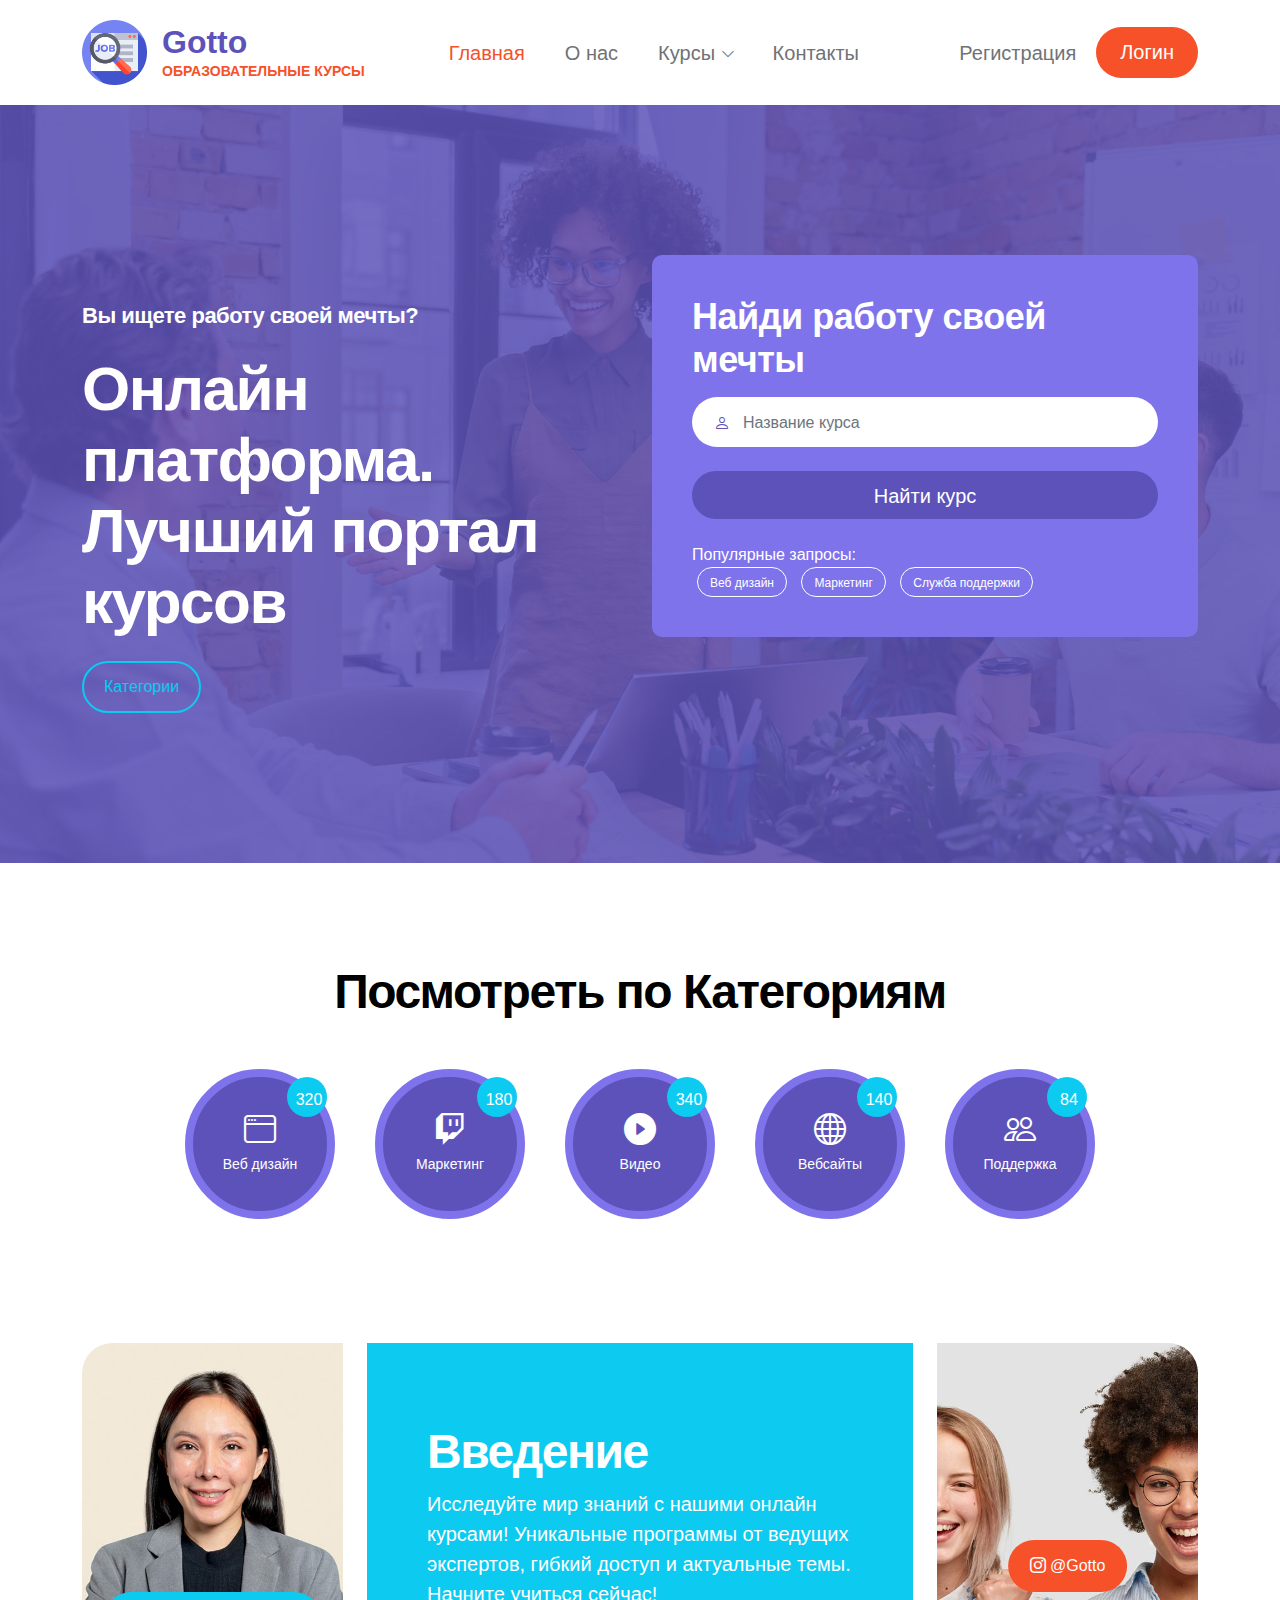
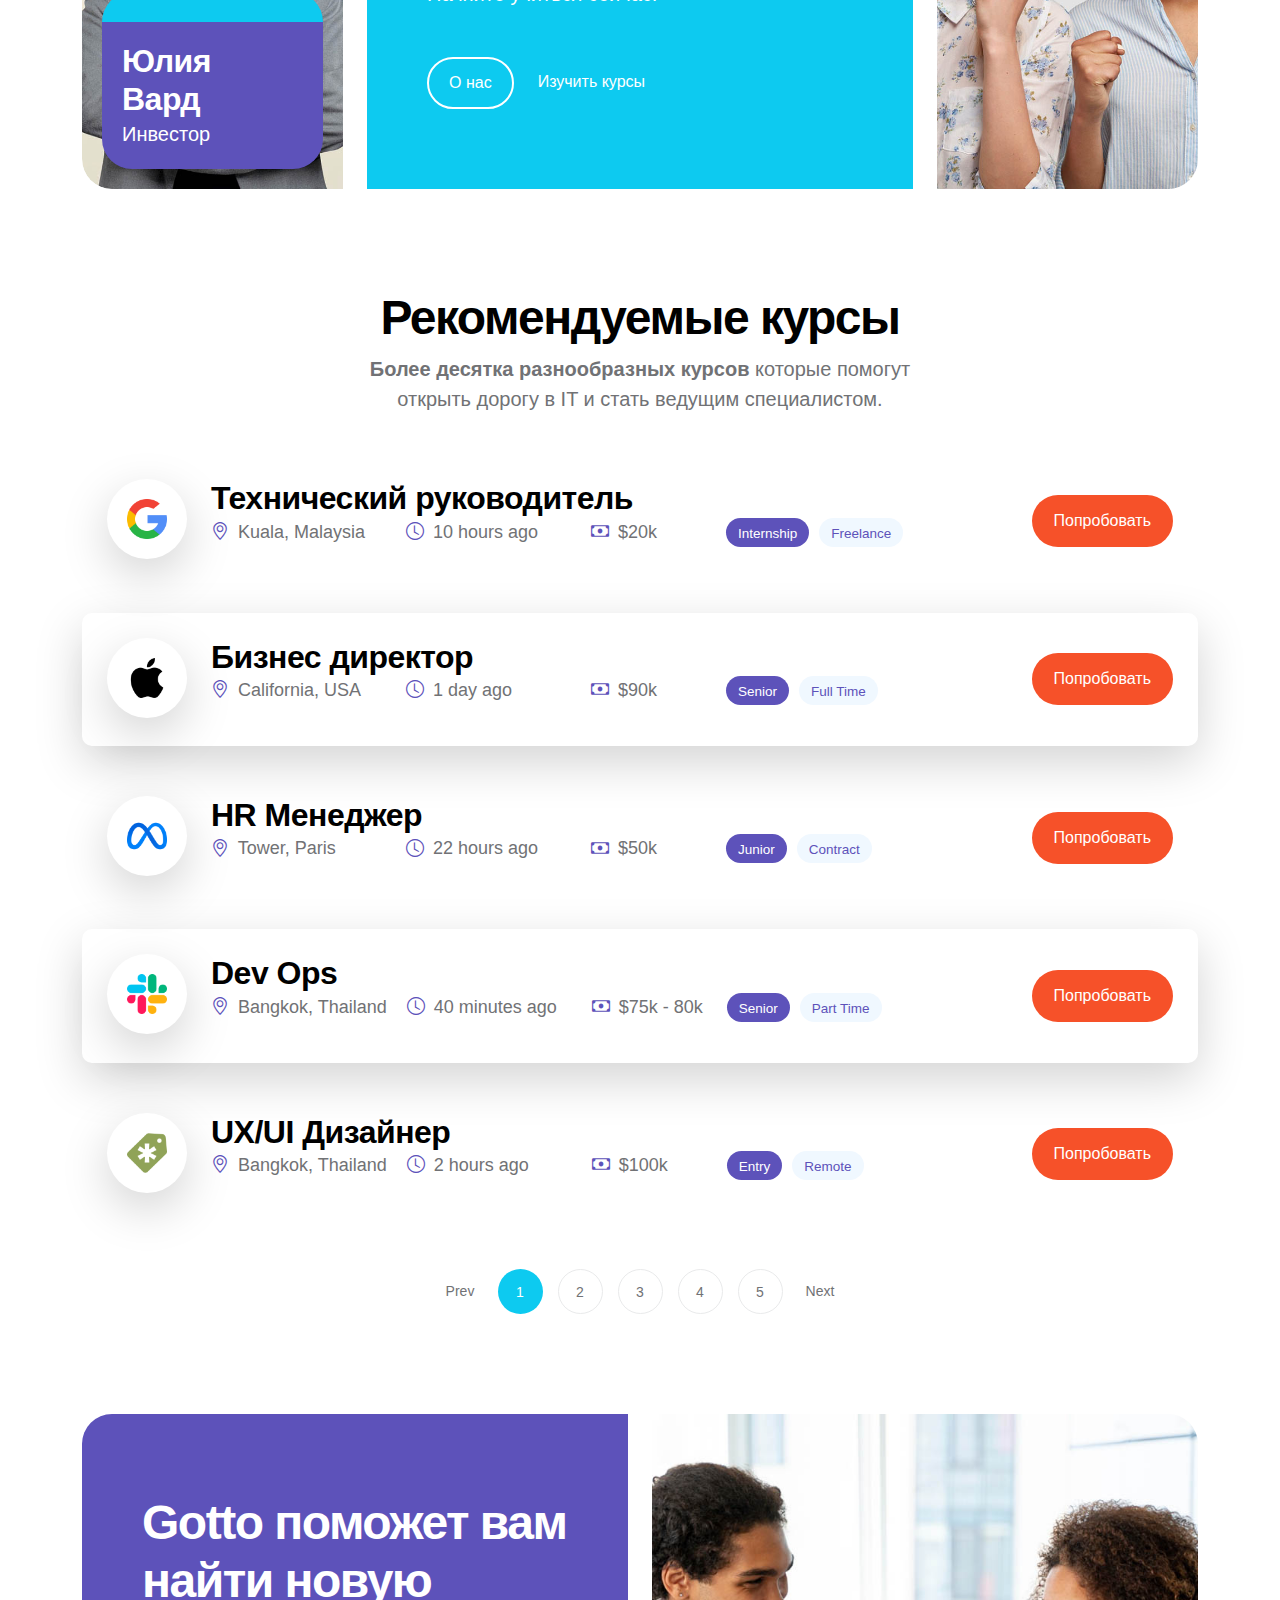
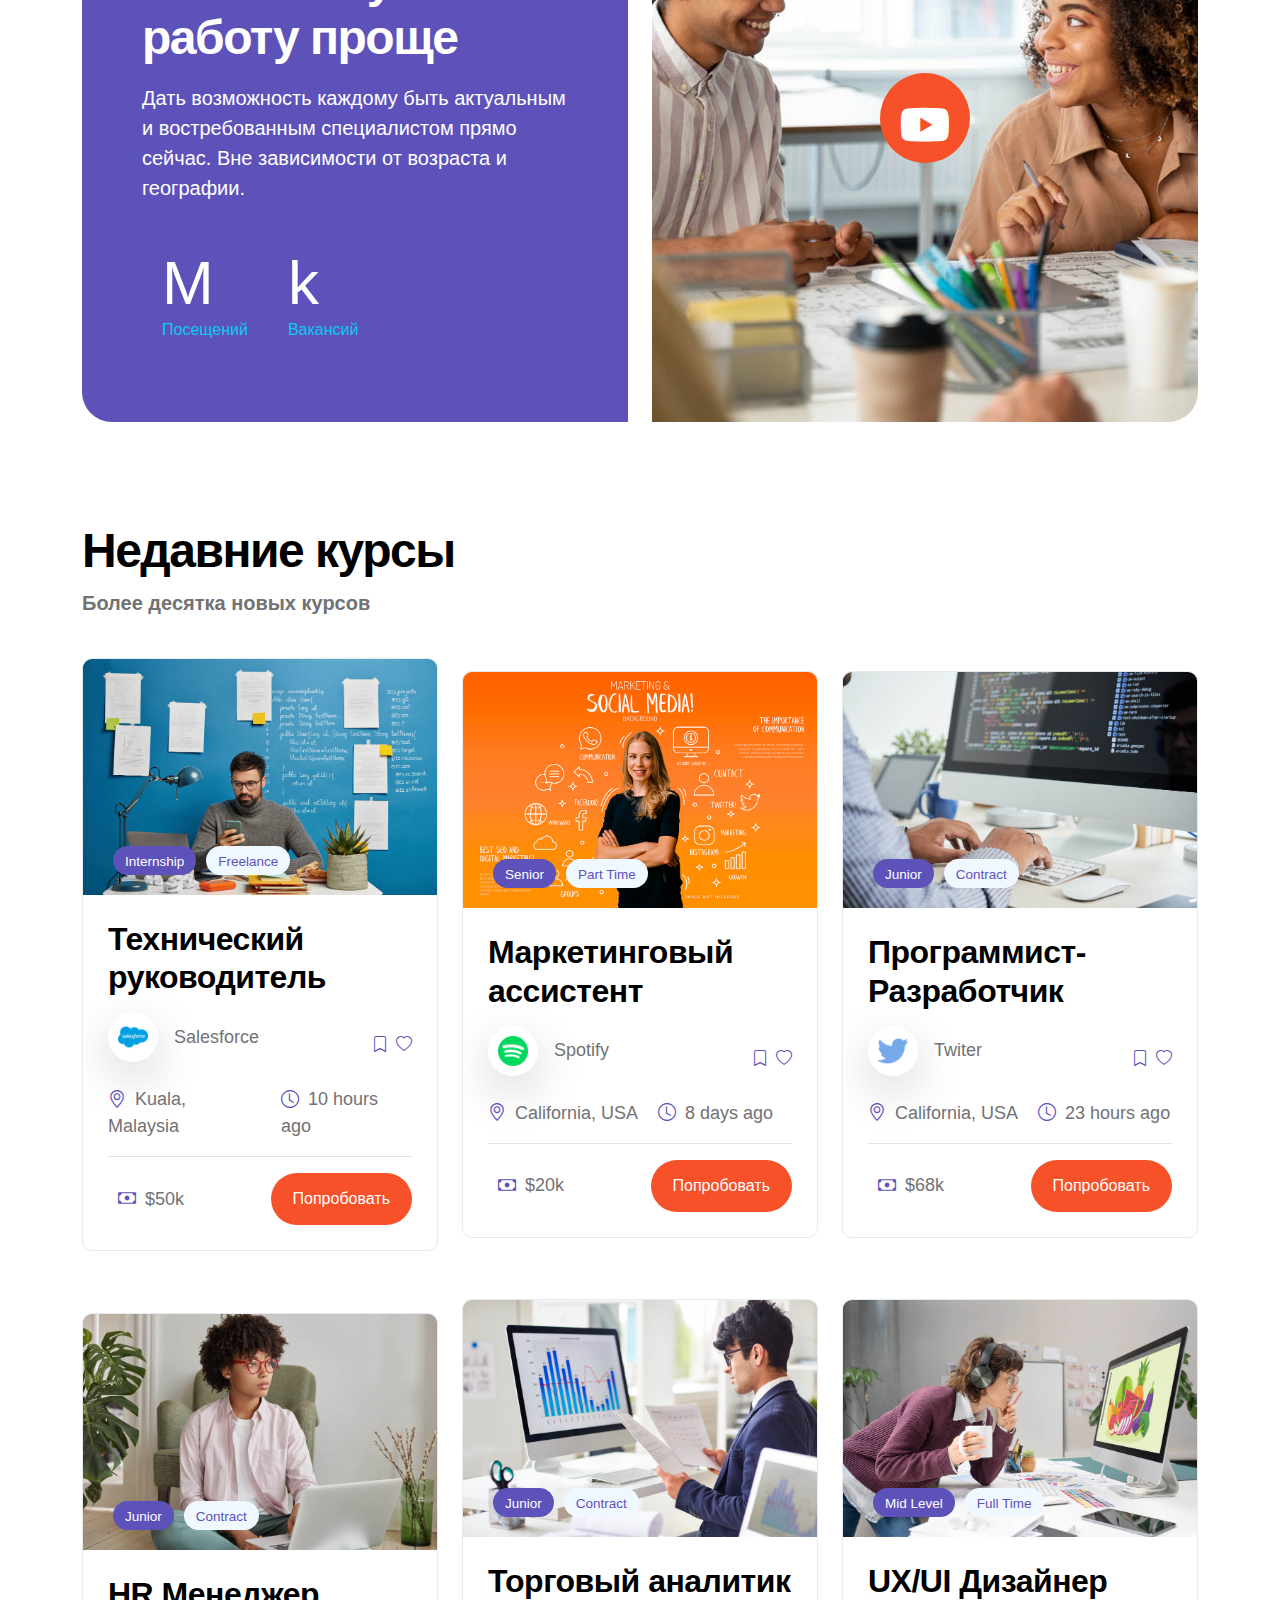
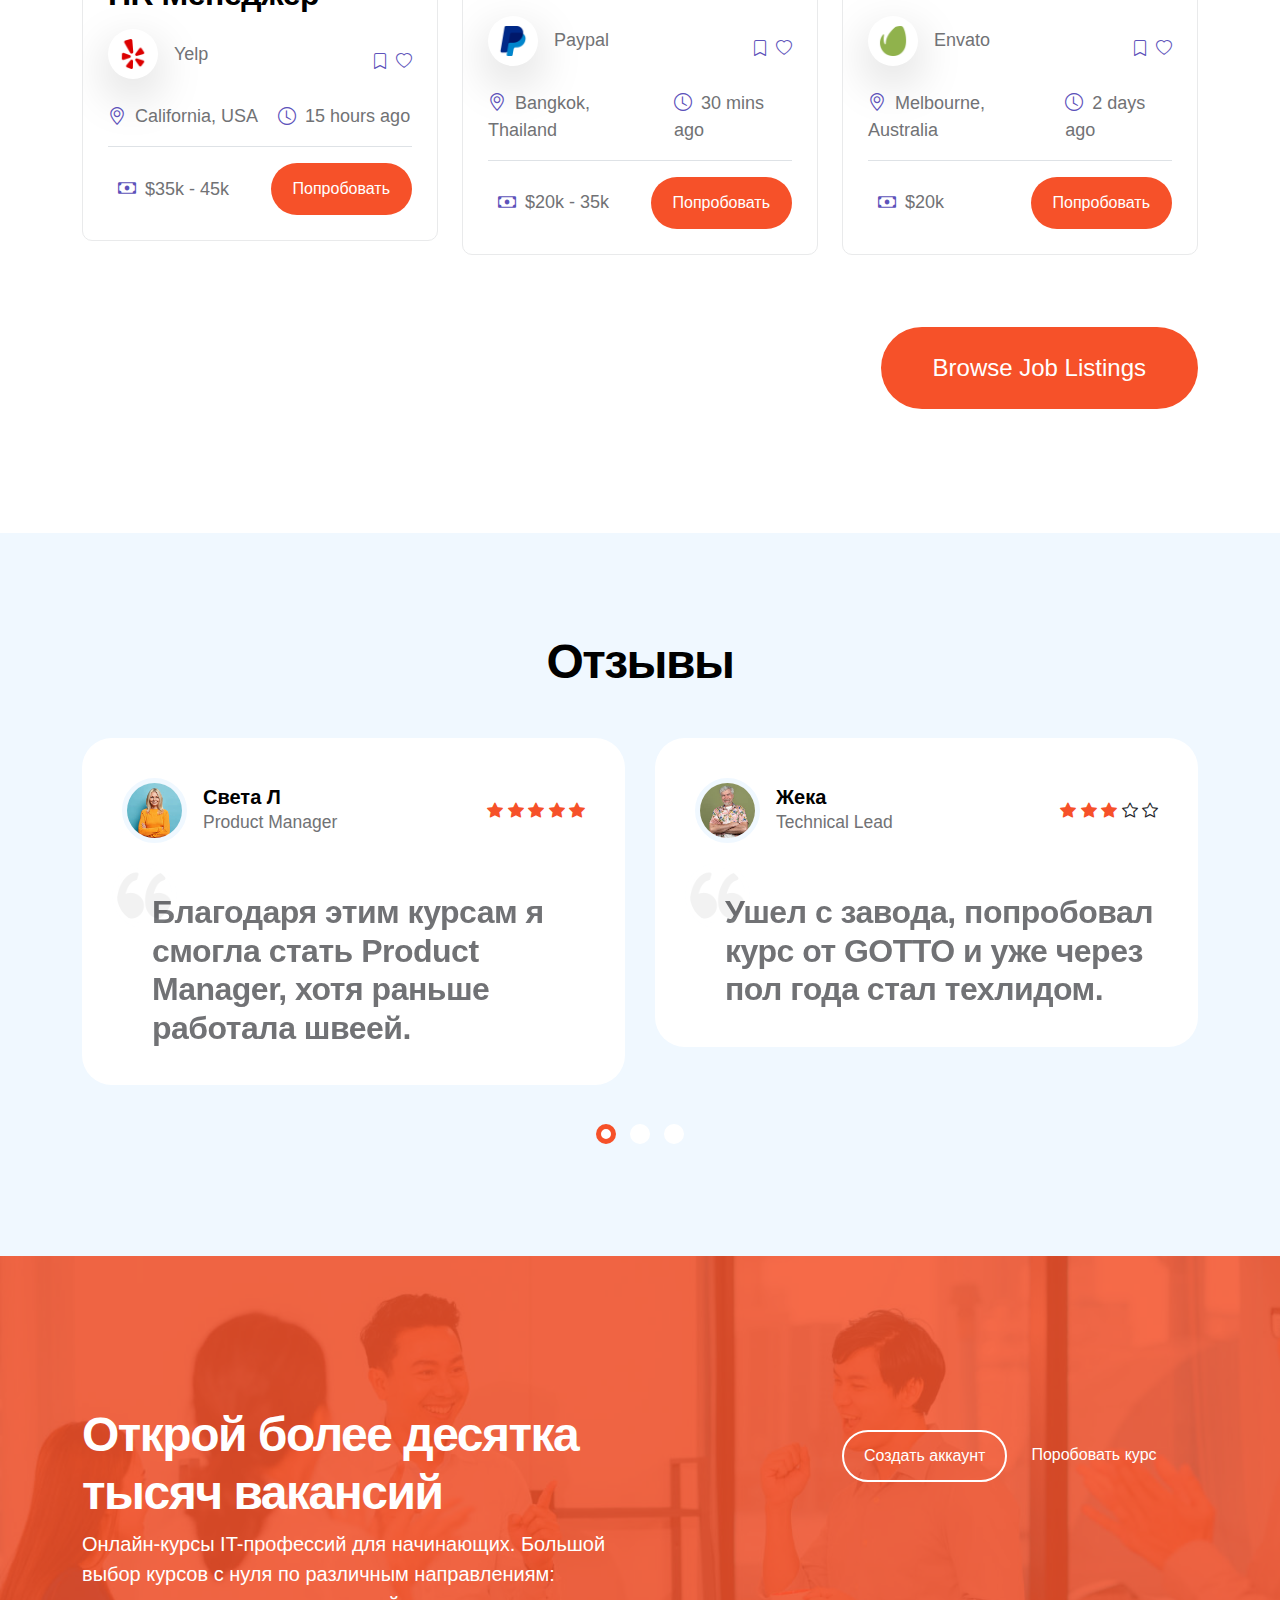
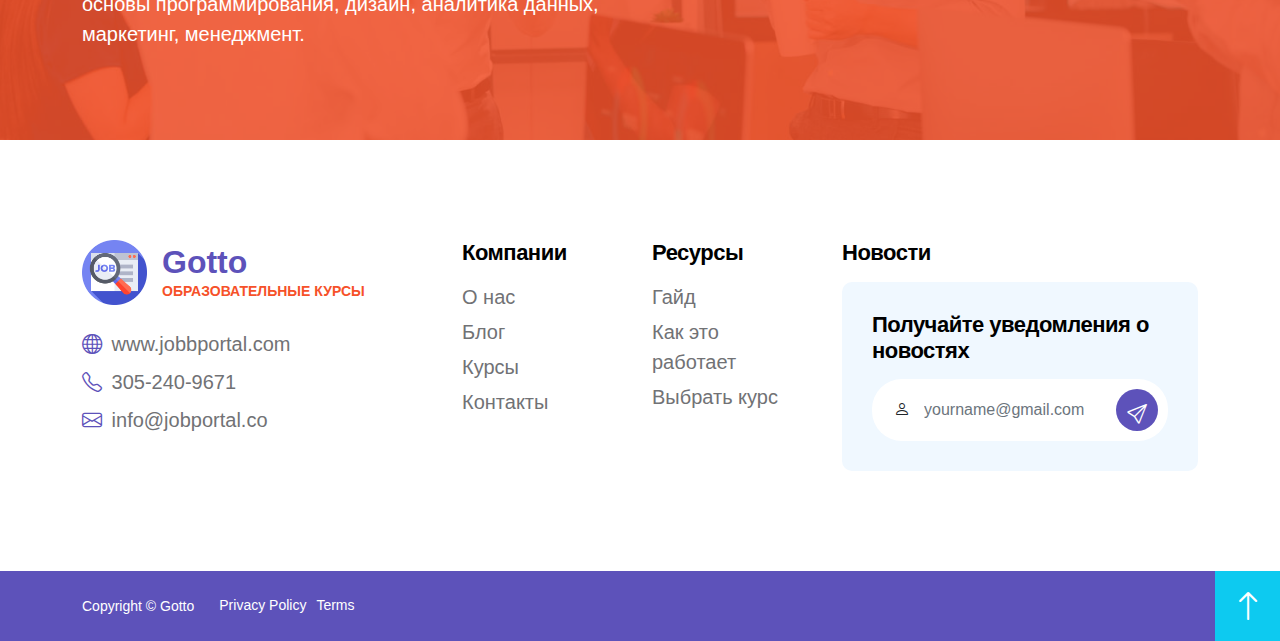
<file: maintenance/index.html>
<!doctype html>
<html lang="ru">
    <head>
        <meta charset="utf-8">
        <meta name="viewport" content="width=device-width, initial-scale=1">

        <meta name="description" content="">
        <meta name="author" content="">

        <title>Gotto Онлайн Платформа Курсов</title>

        <!-- CSS FILES -->
        <link rel="preconnect" href="https://fonts.googleapis.com">
        
        <link rel="preconnect" href="https://fonts.gstatic.com" crossorigin>

        <link href="https://fonts.googleapis.com/css2?family=League+Spartan:wght@100;300;400;600;700&display=swap" rel="stylesheet">

        <link href="css/bootstrap.min.css" rel="stylesheet">

        <link href="css/bootstrap-icons.css" rel="stylesheet">

        <link href="css/owl.carousel.min.css" rel="stylesheet">

        <link href="css/owl.theme.default.min.css" rel="stylesheet">

        <link href="css/tooplate-gotto-job.css" rel="stylesheet">
        
    </head>
    
    <body id="top">

        <nav class="navbar navbar-expand-lg">
            <div class="container">
                <a class="navbar-brand d-flex align-items-center" href="index.html">
                    <img src="images/logo.png" class="img-fluid logo-image">

                    <div class="d-flex flex-column">
                        <strong class="logo-text">Gotto</strong>
                        <small class="logo-slogan">Образовательные курсы</small>
                    </div>
                </a>

                <button class="navbar-toggler" type="button" data-bs-toggle="collapse" data-bs-target="#navbarNav" aria-controls="navbarNav" aria-expanded="false" aria-label="Toggle navigation">
                    <span class="navbar-toggler-icon"></span>
                </button>

                <div class="collapse navbar-collapse" id="navbarNav">
                    <ul class="navbar-nav align-items-center ms-lg-5">
                        <li class="nav-item">
                            <a class="nav-link active" href="index.html">Главная</a>
                        </li>

                        <li class="nav-item">
                            <a class="nav-link" href="about.html">О нас</a>
                        </li>

                        <li class="nav-item dropdown">
                            <a class="nav-link dropdown-toggle" href="#" id="navbarLightDropdownMenuLink" role="button" data-bs-toggle="dropdown" aria-expanded="false">Курсы</a>

                            <ul class="dropdown-menu dropdown-menu-light" aria-labelledby="navbarLightDropdownMenuLink">
                                <li><a class="dropdown-item" href="job-listings.html">Список курсов</a></li>

                                <li><a class="dropdown-item" href="job-details.html">Возможности курсов</a></li>
                            </ul>
                        </li>

                        <li class="nav-item">
                            <a class="nav-link" href="contact.html">Контакты</a>
                        </li>

                        <li class="nav-item ms-lg-auto">
                            <a class="nav-link" href="#">Регистрация</a>
                        </li>

                        <li class="nav-item">
                            <a class="nav-link custom-btn btn" href="#">Логин</a>
                        </li>
                    </ul>
                </div>
            </div>
        </nav>

        <main>

            <section class="hero-section d-flex justify-content-center align-items-center">
                <div class="section-overlay"></div>

                <div class="container">
                    <div class="row">

                        <div class="col-lg-6 col-12 mb-5 mb-lg-0">
                            <div class="hero-section-text mt-5">
                                <h6 class="text-white">Вы ищете работу своей мечты?</h6>

                                <h1 class="hero-title text-white mt-4 mb-4">Онлайн платформа. <br> Лучший портал курсов</h1>

                                <a href="#categories-section" class="custom-btn custom-border-btn btn">Категории</a>
                            </div>
                        </div>

                        <div class="col-lg-6 col-12">
                            <form class="custom-form hero-form" action="#" method="get" role="form">
                                <h3 class="text-white mb-3">Найди работу своей мечты</h3>

                                <div class="row">
                                    <div class="col-lg-12 col-12">
                                        <div class="input-group">
                                            <span class="input-group-text" id="basic-addon1"><i class="bi-person custom-icon"></i></span>

                                            <input type="text" name="job-title" id="job-title" class="form-control" placeholder="Название курса" required>
                                        </div>
                                    </div>

                                    <div class="col-lg-12 col-12">
                                        <button type="submit" class="form-control">
                                            Найти курс
                                        </button>
                                    </div>

                                    <div class="col-12">
                                        <div class="d-flex flex-wrap align-items-center mt-4 mt-lg-0">
                                            <span class="text-white mb-lg-0 mb-md-0 me-2">Популярные запросы:</span>

                                            <div>
                                                <a href="job-listings.html" class="badge">Веб дизайн</a>

                                                <a href="job-listings.html" class="badge">Маркетинг</a>

                                                <a href="job-listings.html" class="badge">Служба поддержки</a>
                                            </div>
                                        </div>
                                    </div>
                                </div>
                            </form>
                        </div>

                    </div>
                </div>
            </section>


            <section class="categories-section section-padding" id="categories-section">
                <div class="container">
                    <div class="row justify-content-center align-items-center">

                        <div class="col-lg-12 col-12 text-center">
                            <h2 class="mb-5">Посмотреть по <span>Категориям</span></h2>
                        </div>

                        <div class="col-lg-2 col-md-4 col-6">
                            <div class="categories-block">
                                <a href="#" class="d-flex flex-column justify-content-center align-items-center h-100">
                                    <i class="categories-icon bi-window"></i>
                                
                                    <small class="categories-block-title">Веб дизайн</small>

                                    <div class="categories-block-number d-flex flex-column justify-content-center align-items-center">
                                        <span class="categories-block-number-text">320</span>
                                    </div>
                                </a>
                            </div>
                        </div>

                        <div class="col-lg-2 col-md-4 col-6">
                            <div class="categories-block">
                                <a href="#" class="d-flex flex-column justify-content-center align-items-center h-100">
                                    <i class="categories-icon bi-twitch"></i>
                                
                                    <small class="categories-block-title">Маркетинг</small>

                                    <div class="categories-block-number d-flex flex-column justify-content-center align-items-center">
                                        <span class="categories-block-number-text">180</span>
                                    </div>
                                </a>
                            </div>
                        </div>

                        <div class="col-lg-2 col-md-4 col-6">
                            <div class="categories-block">
                                <a href="#" class="d-flex flex-column justify-content-center align-items-center h-100">
                                    <i class="categories-icon bi-play-circle-fill"></i>
                                
                                    <small class="categories-block-title">Видео</small>

                                    <div class="categories-block-number d-flex flex-column justify-content-center align-items-center">
                                        <span class="categories-block-number-text">340</span>
                                    </div>
                                </a>
                            </div>
                        </div>

                        <div class="col-lg-2 col-md-4 col-6">
                            <div class="categories-block">
                                <a href="#" class="d-flex flex-column justify-content-center align-items-center h-100">
                                    <i class="categories-icon bi-globe"></i>
                                
                                    <small class="categories-block-title">Вебсайты</small>

                                    <div class="categories-block-number d-flex flex-column justify-content-center align-items-center">
                                        <span class="categories-block-number-text">140</span>
                                    </div>
                                </a>
                            </div>
                        </div>

                        <div class="col-lg-2 col-md-4 col-6">
                            <div class="categories-block">
                                <a href="#" class="d-flex flex-column justify-content-center align-items-center h-100">
                                    <i class="categories-icon bi-people"></i>
                                
                                    <small class="categories-block-title">Поддержка</small>

                                    <div class="categories-block-number d-flex flex-column justify-content-center align-items-center">
                                        <span class="categories-block-number-text">84</span>
                                    </div>
                                </a>
                            </div>
                        </div>

                    </div>
                </div>
            </section>


            <section class="about-section">
                <div class="container">
                    <div class="row">

                        <div class="col-lg-3 col-12">
                            <div class="about-image-wrap custom-border-radius-start">
                                <img src="images/professional-asian-businesswoman-gray-blazer.jpg" class="about-image custom-border-radius-start img-fluid" alt="">

                                <div class="about-info">
                                    <h4 class="text-white mb-0 me-2">Юлия Вард</h4>
                                    <p class="text-white mb-0">Инвестор</p>
                                </div>
                            </div>
                        </div>

                        <div class="col-lg-6 col-12">
                            <div class="custom-text-block">
                                <h2 class="text-white mb-2">Введение</h2>

                                <p class="text-white">Исследуйте мир знаний с нашими онлайн курсами! Уникальные программы от ведущих экспертов, гибкий доступ и актуальные темы. Начните учиться сейчас!</p>

                                <div class="custom-border-btn-wrap d-flex align-items-center mt-5">
                                    <a href="about.html" class="custom-btn custom-border-btn btn me-4">О нас</a>

                                    <a href="#job-section" class="custom-link smoothscroll">Изучить курсы</a>
                                </div>
                            </div>
                        </div>

                        <div class="col-lg-3 col-12">
                            <div class="instagram-block">
                                <img src="images/horizontal-shot-happy-mixed-race-females.jpg" class="about-image custom-border-radius-end img-fluid" alt="">

                                <div class="instagram-block-text">
                                    <a href="https://instagram.com/" class="custom-btn btn">
                                        <i class="bi-instagram"></i>
                                        @Gotto
                                    </a>
                                </div>
                            </div>
                        </div>

                    </div>
                </div>
            </section>


            <section class="job-section job-featured-section section-padding" id="job-section">
                <div class="container">
                    <div class="row">

                        <div class="col-lg-6 col-12 text-center mx-auto mb-4">
                            <h2>Рекомендуемые курсы</h2>

                            <p><strong>Более десятка разнообразных курсов</strong> которые помогут открыть дорогу в IT и стать ведущим специалистом.</p>
                        </div>

                        <div class="col-lg-12 col-12">
                            <div class="job-thumb d-flex">
                                <div class="job-image-wrap bg-white shadow-lg">
                                    <img src="images/logos/google.png" class="job-image img-fluid" alt="">
                                </div>

                                <div class="job-body d-flex flex-wrap flex-auto align-items-center ms-4">
                                    <div class="mb-3">
                                        <h4 class="job-title mb-lg-0">
                                            <a href="job-details.html" class="job-title-link">Технический руководитель</a>
                                        </h4>

                                        <div class="d-flex flex-wrap align-items-center">
                                            <p class="job-location mb-0">
                                                <i class="custom-icon bi-geo-alt me-1"></i>
                                                Kuala, Malaysia
                                            </p>

                                            <p class="job-date mb-0">
                                                <i class="custom-icon bi-clock me-1"></i>
                                                10 hours ago
                                            </p>

                                            <p class="job-price mb-0">
                                                <i class="custom-icon bi-cash me-1"></i>
                                                $20k
                                            </p>

                                            <div class="d-flex">
                                                <p class="mb-0">
                                                    <a href="job-listings.html" class="badge badge-level">Internship</a>
                                                </p>

                                                <p class="mb-0">
                                                    <a href="job-listings.html" class="badge">Freelance</a>
                                                </p>
                                            </div>
                                        </div>
                                    </div>

                                    <div class="job-section-btn-wrap">
                                        <a href="job-details.html" class="custom-btn btn">Попробовать</a>
                                    </div>
                                </div>
                            </div>

                            <div class="job-thumb d-flex">
                                <div class="job-image-wrap bg-white shadow-lg">
                                    <img src="images/logos/apple.png" class="job-image img-fluid" alt="">
                                </div>

                                <div class="job-body d-flex flex-wrap flex-auto align-items-center ms-4">
                                    <div class="mb-3">
                                        <h4 class="job-title mb-lg-0">
                                            <a href="job-details.html" class="job-title-link">Бизнес директор</a>
                                        </h4>

                                        <div class="d-flex flex-wrap align-items-center">
                                            <p class="job-location mb-0">
                                                <i class="custom-icon bi-geo-alt me-1"></i>
                                                California, USA
                                            </p>

                                            <p class="job-date mb-0">
                                                <i class="custom-icon bi-clock me-1"></i>
                                                1 day ago
                                            </p>

                                            <p class="job-price mb-0">
                                                <i class="custom-icon bi-cash me-1"></i>
                                                $90k
                                            </p>

                                            <div class="d-flex">
                                                <p class="mb-0">
                                                    <a href="job-listings.html" class="badge badge-level">Senior</a href="job-listings.html">
                                                </p>

                                                <p class="mb-0">
                                                    <a href="job-listings.html" class="badge">Full Time</a>
                                                </p>
                                            </div>
                                        </div>
                                    </div>

                                    <div class="job-section-btn-wrap">
                                        <a href="job-details.html" class="custom-btn btn">Попробовать</a>
                                    </div>
                                </div>
                            </div>

                            <div class="job-thumb d-flex">
                                <div class="job-image-wrap bg-white shadow-lg">
                                    <img src="images/logos/meta.png" class="job-image img-fluid" alt="">
                                </div>

                                <div class="job-body d-flex flex-wrap flex-auto align-items-center ms-4">
                                    <div class="mb-3">
                                        <h4 class="job-title mb-lg-0">
                                            <a href="job-details.html" class="job-title-link">HR Менеджер</a>
                                        </h4>

                                        <div class="d-flex flex-wrap align-items-center">
                                            <p class="job-location mb-0">
                                                <i class="custom-icon bi-geo-alt me-1"></i>
                                                Tower, Paris
                                            </p>

                                            <p class="job-date mb-0">
                                                <i class="custom-icon bi-clock me-1"></i>
                                                22 hours ago
                                            </p>

                                            <p class="job-price mb-0">
                                                <i class="custom-icon bi-cash me-1"></i>
                                                $50k
                                            </p>

                                            <div class="d-flex">
                                                <p class="mb-0">
                                                    <a href="job-listings.html" class="badge badge-level">Junior</a>
                                                </p>

                                                <p class="mb-0">
                                                    <a href="job-listings.html" class="badge">Contract</a>
                                                </p>
                                            </div>
                                        </div>
                                    </div>

                                    <div class="job-section-btn-wrap">
                                        <a href="job-details.html" class="custom-btn btn">Попробовать</a>
                                    </div>
                                </div>
                            </div>

                            <div class="job-thumb d-flex">
                                <div class="job-image-wrap bg-white shadow-lg">
                                    <img src="images/logos/slack.png" class="job-image img-fluid" alt="">
                                </div>

                                <div class="job-body d-flex flex-wrap flex-auto align-items-center ms-4">
                                    <div class="mb-3">
                                        <h4 class="job-title mb-lg-0">
                                            <a href="job-details.html" class="job-title-link">Dev Ops</a>
                                        </h4>

                                        <div class="d-flex flex-wrap align-items-center">
                                            <p class="job-location mb-0">
                                                <i class="custom-icon bi-geo-alt me-1"></i>
                                                Bangkok, Thailand
                                            </p>

                                            <p class="job-date mb-0">
                                                <i class="custom-icon bi-clock me-1"></i>
                                                40 minutes ago
                                            </p>

                                            <p class="job-price mb-0">
                                                <i class="custom-icon bi-cash me-1"></i>
                                                $75k - 80k
                                            </p>

                                            <div class="d-flex">
                                                <p class="mb-0">
                                                    <a href="job-listings.html" class="badge badge-level">Senior</a>
                                                </p>

                                                <p class="mb-0">
                                                    <a href="job-listings.html" class="badge">Part Time</a>
                                                </p>
                                            </div>
                                        </div>
                                    </div>

                                    <div class="job-section-btn-wrap">
                                        <a href="job-details.html" class="custom-btn btn">Попробовать</a>
                                    </div>
                                </div>
                            </div>

                            <div class="job-thumb d-flex">
                                <div class="job-image-wrap bg-white shadow-lg">
                                    <img src="images/logos/creative-market.png" class="job-image img-fluid" alt="">
                                </div>

                                <div class="job-body d-flex flex-wrap flex-auto align-items-center ms-4">
                                    <div class="mb-3">
                                        <h4 class="job-title mb-lg-0">
                                            <a href="job-details.html" class="job-title-link">UX/UI Дизайнер</a>
                                        </h4>

                                        <div class="d-flex flex-wrap align-items-center">
                                            <p class="job-location mb-0">
                                                <i class="custom-icon bi-geo-alt me-1"></i>
                                                Bangkok, Thailand
                                            </p>

                                            <p class="job-date mb-0">
                                                <i class="custom-icon bi-clock me-1"></i>
                                                2 hours ago
                                            </p>

                                            <p class="job-price mb-0">
                                                <i class="custom-icon bi-cash me-1"></i>
                                                $100k
                                            </p>

                                            <div class="d-flex">
                                                <p class="mb-0">
                                                    <a href="job-listings.html" class="badge badge-level">Entry</a>
                                                </p>

                                                <p class="mb-0">
                                                    <a href="job-listings.html" class="badge">Remote</a>
                                                </p>
                                            </div>
                                        </div>
                                    </div>

                                    <div class="job-section-btn-wrap">
                                        <a href="job-details.html" class="custom-btn btn">Попробовать</a>
                                    </div>
                                </div>
                            </div>

                            <nav aria-label="Page navigation example">
                                <ul class="pagination justify-content-center mt-5">
                                    <li class="page-item">
                                        <a class="page-link" href="#" aria-label="Previous">
                                            <span aria-hidden="true">Prev</span>
                                        </a>
                                    </li>

                                    <li class="page-item active" aria-current="page">
                                        <a class="page-link" href="#">1</a>
                                    </li>
                                    
                                    <li class="page-item">
                                        <a class="page-link" href="#">2</a>
                                    </li>
                                    
                                    <li class="page-item">
                                        <a class="page-link" href="#">3</a>
                                    </li>

                                    <li class="page-item">
                                        <a class="page-link" href="#">4</a>
                                    </li>

                                    <li class="page-item">
                                        <a class="page-link" href="#">5</a>
                                    </li>
                                    
                                    <li class="page-item">
                                        <a class="page-link" href="#" aria-label="Next">
                                            <span aria-hidden="true">Next</span>
                                        </a>
                                    </li>
                                </ul>
                            </nav>
                        </div>

                    </div>
                </div>
            </section>


            <section>
                <div class="container">
                    <div class="row">

                        <div class="col-lg-6 col-12">
                            <div class="custom-text-block custom-border-radius-start">
                                <h2 class="text-white mb-3">Gotto поможет вам найти новую работу проще</h2>

                                <p class="text-white">Дать возможность каждому быть актуальным и востребованным специалистом прямо сейчас. Вне зависимости от возраста и географии.</p>

                                <div class="d-flex mt-4">
                                    <div class="counter-thumb"> 
                                        <div class="d-flex">
                                            <span class="counter-number" data-from="1" data-to="12" data-speed="1000"></span>
                                            <span class="counter-number-text">M</span>
                                        </div>

                                        <span class="counter-text">Посещений</span>
                                    </div> 

                                    <div class="counter-thumb">    
                                        <div class="d-flex">
                                            <span class="counter-number" data-from="1" data-to="450" data-speed="1000"></span>
                                            <span class="counter-number-text">k</span>
                                        </div>

                                        <span class="counter-text">Вакансий</span>
                                    </div> 
                                </div>
                            </div>
                        </div>

                        <div class="col-lg-6 col-12">
                            <div class="video-thumb">
                                <img src="images/people-working-as-team-company.jpg" class="about-image custom-border-radius-end img-fluid" alt="">

                                <div class="video-info">
                                    <a href="https://www.youtube.com/tooplate" class="youtube-icon bi-youtube"></a>
                                </div>
                            </div>
                        </div>

                    </div>
                </div>
            </section>


            <section class="job-section recent-jobs-section section-padding">
                <div class="container">
                    <div class="row align-items-center">

                        <div class="col-lg-6 col-12 mb-4">
                            <h2>Недавние курсы</h2>

                            <p><strong>Более десятка новых курсов</strong></p>
                        </div>

                        <div class="clearfix"></div>

                        <div class="col-lg-4 col-md-6 col-12">
                            <div class="job-thumb job-thumb-box">
                                <div class="job-image-box-wrap">
                                    <a href="job-details.html">
                                        <img src="images/jobs/it-professional-works-startup-project.jpg" class="job-image img-fluid" alt="">
                                    </a>

                                    <div class="job-image-box-wrap-info d-flex align-items-center">
                                        <p class="mb-0">
                                            <a href="job-listings.html" class="badge badge-level">Internship</a>
                                        </p>

                                        <p class="mb-0">
                                            <a href="job-listings.html" class="badge">Freelance</a>
                                        </p>
                                    </div>
                                </div>

                                <div class="job-body">
                                    <h4 class="job-title">
                                        <a href="job-details.html" class="job-title-link">Технический руководитель</a>
                                    </h4>

                                    <div class="d-flex align-items-center">
                                        <div class="job-image-wrap d-flex align-items-center bg-white shadow-lg mt-2 mb-4">
                                            <img src="images/logos/salesforce.png" class="job-image me-3 img-fluid" alt="">

                                            <p class="mb-0">Salesforce</p>
                                        </div>

                                        <a href="#" class="bi-bookmark ms-auto me-2">
                                        </a>

                                        <a href="#" class="bi-heart">
                                        </a>
                                    </div>

                                    <div class="d-flex align-items-center">
                                        <p class="job-location">
                                            <i class="custom-icon bi-geo-alt me-1"></i>
                                            Kuala, Malaysia
                                        </p>

                                        <p class="job-date">
                                            <i class="custom-icon bi-clock me-1"></i>
                                            10 hours ago
                                        </p>
                                    </div>

                                    <div class="d-flex align-items-center border-top pt-3">
                                        <p class="job-price mb-0">
                                            <i class="custom-icon bi-cash me-1"></i>
                                            $50k
                                        </p>

                                        <a href="job-details.html" class="custom-btn btn ms-auto">Попробовать</a>
                                    </div>
                                </div>
                            </div>
                        </div>

                        <div class="col-lg-4 col-md-6 col-12">
                            <div class="job-thumb job-thumb-box">
                                <div class="job-image-box-wrap">
                                    <a href="job-details.html">
                                        <img src="images/jobs/marketing-assistant.jpg" class="job-image img-fluid" alt="marketing assistant">
                                    </a>

                                    <div class="job-image-box-wrap-info d-flex align-items-center">
                                        <p class="mb-0">
                                            <a href="job-listings.html" class="badge badge-level">Senior</a>
                                        </p>

                                        <p class="mb-0">
                                            <a href="job-listings.html" class="badge">Part Time</a>
                                        </p>
                                    </div>
                                </div>

                                <div class="job-body">
                                    <h4 class="job-title">
                                        <a href="job-details.html" class="job-title-link">Маркетинговый ассистент</a>
                                    </h4>

                                    <div class="d-flex align-items-center">
                                        <div class="job-image-wrap d-flex align-items-center bg-white shadow-lg mt-2 mb-4">
                                            <img src="images/logos/spotify.png" class="job-image me-3 img-fluid" alt="">

                                            <p class="mb-0">Spotify</p>
                                        </div>

                                        <a href="#" class="bi-bookmark ms-auto me-2">
                                        </a>

                                        <a href="#" class="bi-heart">
                                        </a>
                                    </div>

                                    <div class="d-flex align-items-center">
                                        <p class="job-location">
                                            <i class="custom-icon bi-geo-alt me-1"></i>
                                            California, USA
                                        </p>

                                        <p class="job-date">
                                            <i class="custom-icon bi-clock me-1"></i>
                                            8 days ago
                                        </p>
                                    </div>

                                    <div class="d-flex align-items-center border-top pt-3">
                                        <p class="job-price mb-0">
                                            <i class="custom-icon bi-cash me-1"></i>
                                            $20k
                                        </p>

                                        <a href="job-details.html" class="custom-btn btn ms-auto">Попробовать</a>
                                    </div>
                                </div>
                            </div>
                        </div>

                        <div class="col-lg-4 col-md-6 col-12">
                            <div class="job-thumb job-thumb-box">
                                <div class="job-image-box-wrap">
                                    <a href="job-details.html">
                                        <img src="images/jobs/coding-man.jpg" class="job-image img-fluid" alt="">
                                    </a>

                                    <div class="job-image-box-wrap-info d-flex align-items-center">
                                        <p class="mb-0">
                                            <a href="job-listings.html" class="badge badge-level">Junior</a>
                                        </p>

                                        <p class="mb-0">
                                            <a href="job-listings.html" class="badge">Contract</a>
                                        </p>
                                    </div>
                                </div>

                                <div class="job-body">
                                    <h4 class="job-title">
                                        <a href="job-details.html" class="job-title-link">Программист-Разработчик</a>
                                    </h4>
                                        
                                    <div class="d-flex align-items-center">
                                        <div class="job-image-wrap d-flex align-items-center bg-white shadow-lg mt-2 mb-4">
                                            <img src="images/logos/twitter.png" class="job-image me-3 img-fluid" alt="">

                                            <p class="mb-0">Twiter</p>
                                        </div>

                                        <a href="#" class="bi-bookmark ms-auto me-2">
                                        </a>

                                        <a href="#" class="bi-heart">
                                        </a>
                                    </div>

                                    <div class="d-flex align-items-center">
                                        <p class="job-location">
                                            <i class="custom-icon bi-geo-alt me-1"></i>
                                            California, USA
                                        </p>

                                        <p class="job-date">
                                            <i class="custom-icon bi-clock me-1"></i>
                                            23 hours ago
                                        </p>
                                    </div>

                                    <div class="d-flex align-items-center border-top pt-3">
                                        <p class="job-price mb-0">
                                            <i class="custom-icon bi-cash me-1"></i>
                                            $68k
                                        </p>

                                        <a href="job-details.html" class="custom-btn btn ms-auto">Попробовать</a>
                                    </div>
                                </div>
                            </div>
                        </div>

                        <div class="col-lg-4 col-md-6 col-12">
                            <div class="job-thumb job-thumb-box">
                                <div class="job-image-box-wrap">
                                    <a href="job-details.html">
                                        <img src="images/jobs/pretty-blogger-posing-cozy-apartment.jpg" class="job-image img-fluid" alt="">
                                    </a>

                                    <div class="job-image-box-wrap-info d-flex align-items-center">
                                        <p class="mb-0">
                                            <a href="job-listings.html" class="badge badge-level">Junior</a>
                                        </p>

                                        <p class="mb-0">
                                            <a href="job-listings.html" class="badge">Contract</a>
                                        </p>
                                    </div>
                                </div>

                                <div class="job-body">
                                    <h4 class="job-title">
                                        <a href="job-details.html" class="job-title-link">HR Менеджер</a>
                                    </h4>

                                    <div class="d-flex align-items-center">
                                        <div class="job-image-wrap d-flex align-items-center bg-white shadow-lg mt-2 mb-4">
                                            <img src="images/logos/yelp.png" class="job-image me-3 img-fluid" alt="">

                                            <p class="mb-0">Yelp</p>
                                        </div>

                                        <a href="#" class="bi-bookmark ms-auto me-2">
                                        </a>

                                        <a href="#" class="bi-heart">
                                        </a>
                                    </div>

                                    <div class="d-flex align-items-center">
                                        <p class="job-location">
                                            <i class="custom-icon bi-geo-alt me-1"></i>
                                            California, USA
                                        </p>

                                        <p class="job-date">
                                            <i class="custom-icon bi-clock me-1"></i>
                                            15 hours ago
                                        </p>
                                    </div>

                                    <div class="d-flex align-items-center border-top pt-3">
                                        <p class="job-price mb-0">
                                            <i class="custom-icon bi-cash me-1"></i>
                                            $35k - 45k
                                        </p>

                                        <a href="job-details.html" class="custom-btn btn ms-auto">Попробовать</a>
                                    </div>
                                </div>
                            </div>
                        </div>

                        <div class="col-lg-4 col-md-6 col-12">
                            <div class="job-thumb job-thumb-box">
                                <div class="job-image-box-wrap">
                                    <a href="job-details.html">
                                        <img src="images/jobs/paper-analysis.jpg" class="job-image img-fluid" alt="">
                                    </a>

                                    <div class="job-image-box-wrap-info d-flex align-items-center">
                                        <p class="mb-0">
                                            <a href="job-listings.html" class="badge badge-level">Junior</a>
                                        </p>

                                        <p class="mb-0">
                                            <a href="job-listings.html" class="badge">Contract</a>
                                        </p>
                                    </div>
                                </div>

                                <div class="job-body">
                                    <h4 class="job-title">
                                        <a href="job-details.html" class="job-title-link">Торговый аналитик</a>
                                    </h4>
                                        
                                    <div class="d-flex align-items-center">
                                        <div class="job-image-wrap d-flex align-items-center bg-white shadow-lg mt-2 mb-4">
                                            <img src="images/logos/paypal.png" class="job-image me-3 img-fluid" alt="">

                                            <p class="mb-0">Paypal</p>
                                        </div>

                                        <a href="#" class="bi-bookmark ms-auto me-2">
                                        </a>

                                        <a href="#" class="bi-heart">
                                        </a>
                                    </div>

                                    <div class="d-flex align-items-center">
                                        <p class="job-location">
                                            <i class="custom-icon bi-geo-alt me-1"></i>
                                            Bangkok, Thailand
                                        </p>

                                        <p class="job-date">
                                            <i class="custom-icon bi-clock me-1"></i>
                                            30 mins ago
                                        </p>
                                    </div>

                                    <div class="d-flex align-items-center border-top pt-3">
                                        <p class="job-price mb-0">
                                            <i class="custom-icon bi-cash me-1"></i>
                                            $20k - 35k
                                        </p>

                                        <a href="job-details.html" class="custom-btn btn ms-auto">Попробовать</a>
                                    </div>
                                </div>
                            </div>
                        </div>

                        <div class="col-lg-4 col-md-6 col-12">
                            <div class="job-thumb job-thumb-box">
                                <div class="job-image-box-wrap">
                                    <a href="job-details.html">
                                        <img src="images/jobs/logo-designer-working-computer-desktop.jpg" class="job-image img-fluid" alt="">
                                    </a>

                                    <div class="job-image-box-wrap-info d-flex align-items-center">
                                        <p class="mb-0">
                                            <a href="job-listings.html" class="badge badge-level">Mid Level</a>
                                        </p>

                                        <p class="mb-0">
                                            <a href="job-listings.html" class="badge">Full Time</a>
                                        </p>
                                    </div>
                                </div>

                                <div class="job-body">
                                    <h4 class="job-title">
                                        <a href="job-details.html" class="job-title-link">UX/UI Дизайнер</a>
                                    </h4>
                                        
                                    <div class="d-flex align-items-center">
                                        <div class="job-image-wrap d-flex align-items-center bg-white shadow-lg mt-2 mb-4">
                                            <img src="images/logos/envato.png" class="job-image me-3 img-fluid" alt="">

                                            <p class="mb-0">Envato</p>
                                        </div>

                                        <a href="#" class="bi-bookmark ms-auto me-2">
                                        </a>

                                        <a href="#" class="bi-heart">
                                        </a>
                                    </div>

                                    <div class="d-flex align-items-center">
                                        <p class="job-location">
                                            <i class="custom-icon bi-geo-alt me-1"></i>
                                            Melbourne, Australia
                                        </p>

                                        <p class="job-date">
                                            <i class="custom-icon bi-clock me-1"></i>
                                            2 days ago
                                        </p>
                                    </div>

                                    <div class="d-flex align-items-center border-top pt-3">
                                        <p class="job-price mb-0">
                                            <i class="custom-icon bi-cash me-1"></i>
                                            $20k
                                        </p>

                                        <a href="job-details.html" class="custom-btn btn ms-auto">Попробовать</a>
                                    </div>
                                </div>
                            </div>
                        </div>

                        <div class="col-lg-4 col-12 recent-jobs-bottom d-flex ms-auto my-4">
                            <a href="job-listings.html" class="custom-btn btn ms-lg-auto">Browse Job Listings</a>
                        </div>

                    </div>
                </div>
            </section>


            <section class="reviews-section section-padding">
                <div class="container">
                    <div class="row">

                        <div class="col-lg-12 col-12">
                            <h2 class="text-center mb-5">Отзывы</h2>

                            <div class="owl-carousel owl-theme reviews-carousel">
                                <div class="reviews-thumb">
                                
                                    <div class="reviews-info d-flex align-items-center">
                                        <img src="images/avatar/portrait-charming-middle-aged-attractive-woman-with-blonde-hair.jpg" class="avatar-image img-fluid" alt="">

                                        <div class="d-flex align-items-center justify-content-between flex-wrap w-100 ms-3">
                                            <p class="mb-0">
                                                <strong>Света Л</strong>
                                                <small>Product Manager</small>
                                            </p>

                                            <div class="reviews-icons">
                                                <i class="bi-star-fill"></i>
                                                <i class="bi-star-fill"></i>
                                                <i class="bi-star-fill"></i>
                                                <i class="bi-star-fill"></i>
                                                <i class="bi-star-fill"></i>
                                            </div>
                                        </div>
                                    </div>

                                    <div class="reviews-body">
                                        <img src="images/left-quote.png" class="quote-icon img-fluid" alt="">

                                        <h4 class="reviews-title">Благодаря этим курсам я смогла стать Product Manager, хотя раньше работала швеей.</h4>
                                    </div>
                                </div>

                                <div class="reviews-thumb">
                                    <div class="reviews-info d-flex align-items-center">
                                        <img src="images/avatar/medium-shot-smiley-senior-man.jpg" class="avatar-image img-fluid" alt="">

                                        <div class="d-flex align-items-center justify-content-between flex-wrap w-100 ms-3">
                                            <p class="mb-0">
                                                <strong>Жека</strong>
                                                <small>Technical Lead</small>
                                            </p>

                                            <div class="reviews-icons">
                                                <i class="bi-star-fill"></i>
                                                <i class="bi-star-fill"></i>
                                                <i class="bi-star-fill"></i>
                                                <i class="bi-star"></i>
                                                <i class="bi-star"></i>
                                            </div>
                                        </div>
                                    </div>

                                    <div class="reviews-body">
                                        <img src="images/left-quote.png" class="quote-icon img-fluid" alt="">

                                        <h4 class="reviews-title">Ушел с завода, попробовал курс от GOTTO и уже через пол года стал техлидом.</h4>
                                    </div>
                                </div>

                                <div class="reviews-thumb">

                                    <div class="reviews-info d-flex align-items-center">
                                        <img src="images/avatar/portrait-beautiful-young-woman.jpg" class="avatar-image img-fluid" alt="">

                                        <div class="d-flex align-items-center justify-content-between flex-wrap w-100 ms-3">
                                            <p class="mb-0">
                                                <strong>Надежда</strong>
                                                <small>Sales & Marketing</small>
                                            </p>

                                            <div class="reviews-icons">
                                                <i class="bi-star-fill"></i>
                                                <i class="bi-star-fill"></i>
                                                <i class="bi-star-fill"></i>
                                                <i class="bi-star-fill"></i>
                                                <i class="bi-star-fill"></i>
                                            </div>
                                        </div>
                                    </div>

                                    <div class="reviews-body">
                                        <img src="images/left-quote.png" class="quote-icon img-fluid" alt="">

                                        <h4 class="reviews-title">Попробовала курсы, спустя несколько месяцев попросила повышенние на своей работе.</h4>
                                    </div>
                                </div>

                                <div class="reviews-thumb">
                                    <div class="reviews-info d-flex align-items-center">
                                        <img src="images/avatar/blond-man-happy-expression.jpg" class="avatar-image img-fluid" alt="">

                                        <div class="d-flex align-items-center justify-content-between flex-wrap w-100 ms-3">
                                            <p class="mb-0">
                                                <strong>Кирилл</strong>
                                                <small>Dev Ops</small>
                                            </p>

                                            <div class="reviews-icons">
                                                <i class="bi-star-fill"></i>
                                                <i class="bi-star-fill"></i>
                                                <i class="bi-star-fill"></i>
                                                <i class="bi-star"></i>
                                                <i class="bi-star"></i>
                                            </div>
                                        </div>
                                    </div>

                                    <div class="reviews-body">
                                        <img src="images/left-quote.png" class="quote-icon img-fluid" alt="">

                                        <h4 class="reviews-title">АЛАЛАЛАЛАЛАЛАЛАЛАЛАЛАЛ</h4>
                                    </div>
                                </div>

                                <div class="reviews-thumb">
                                    <div class="reviews-info d-flex align-items-center">
                                        <img src="images/avatar/university-study-abroad-lifestyle-concept.jpg" class="avatar-image img-fluid" alt="">

                                        <div class="d-flex align-items-center justify-content-between flex-wrap w-100 ms-3">
                                            <p class="mb-0">
                                                <strong>Николай</strong>
                                                <small>Internship</small>
                                            </p>

                                            <div class="reviews-icons">
                                                <i class="bi-star-fill"></i>
                                                <i class="bi-star-fill"></i>
                                                <i class="bi-star-fill"></i>
                                                <i class="bi-star-fill"></i>
                                                <i class="bi-star-fill"></i>
                                            </div>
                                        </div>
                                    </div>

                                    <div class="reviews-body">
                                        <img src="images/left-quote.png" class="quote-icon img-fluid" alt="">

                                        <h4 class="reviews-title">Я устал писать отзывы, мяу.</h4>
                                    </div>
                                </div>
                            </div>
                        </div>

                    </div>
                </div>
            </section>


            <section class="cta-section">
                <div class="section-overlay"></div>

                <div class="container">
                    <div class="row">

                        <div class="col-lg-6 col-10">
                            <h2 class="text-white mb-2">Открой более десятка тысяч вакансий</h2>

                            <p class="text-white">Онлайн-курсы IT-профессий для начинающих. Большой выбор курсов с нуля по различным направлениям: основы программирования, дизайн, аналитика данных, маркетинг, менеджмент.</p>
                        </div>

                        <div class="col-lg-4 col-12 ms-auto">
                            <div class="custom-border-btn-wrap d-flex align-items-center mt-lg-4 mt-2">
                                <a href="#" class="custom-btn custom-border-btn btn me-4">Создать аккаунт</a>

                                <a href="#" class="custom-link">Поробовать курс</a>
                            </div>
                        </div>

                    </div>
                </div>
            </section>
        </main>

        <footer class="site-footer">
            <div class="container">
                <div class="row">

                    <div class="col-lg-4 col-md-6 col-12 mb-3">
                        <div class="d-flex align-items-center mb-4">
                            <img src="images/logo.png" class="img-fluid logo-image">

                            <div class="d-flex flex-column">
                                <strong class="logo-text">Gotto</strong>
                                <small class="logo-slogan">Образовательные курсы</small>
                            </div>
                        </div>  

                        <p class="mb-2">
                            <i class="custom-icon bi-globe me-1"></i>

                            <a href="#" class="site-footer-link">
                                www.jobbportal.com
                            </a>
                        </p>

                        <p class="mb-2">
                            <i class="custom-icon bi-telephone me-1"></i>

                            <a href="tel: 305-240-9671" class="site-footer-link">
                                305-240-9671
                            </a>
                        </p>

                        <p>
                            <i class="custom-icon bi-envelope me-1"></i>

                            <a href="mailto:info@yourgmail.com" class="site-footer-link">
                                info@jobportal.co
                            </a>
                        </p>

                    </div>

                    <div class="col-lg-2 col-md-3 col-6 ms-lg-auto">
                        <h6 class="site-footer-title">Компании</h6>

                        <ul class="footer-menu">
                            <li class="footer-menu-item"><a href="#" class="footer-menu-link">О нас</a></li>

                            <li class="footer-menu-item"><a href="#" class="footer-menu-link">Блог</a></li>

                            <li class="footer-menu-item"><a href="#" class="footer-menu-link">Курсы</a></li>

                            <li class="footer-menu-item"><a href="#" class="footer-menu-link">Контакты</a></li>
                        </ul>
                    </div>

                    <div class="col-lg-2 col-md-3 col-6">
                        <h6 class="site-footer-title">Ресурсы</h6>

                        <ul class="footer-menu">
                            <li class="footer-menu-item"><a href="#" class="footer-menu-link">Гайд</a></li>

                            <li class="footer-menu-item"><a href="#" class="footer-menu-link">Как это работает</a></li>

                            <li class="footer-menu-item"><a href="#" class="footer-menu-link">Выбрать курс</a></li>
                        </ul>
                    </div>

                    <div class="col-lg-4 col-md-8 col-12 mt-3 mt-lg-0">
                        <h6 class="site-footer-title">Новости</h6>

                        <form class="custom-form newsletter-form" action="#" method="post" role="form">
                            <h6 class="site-footer-title">Получайте уведомления о новостях</h6>

                            <div class="input-group">
                                <span class="input-group-text" id="basic-addon1"><i class="bi-person"></i></span>

                                <input type="text" name="newsletter-name" id="newsletter-name" class="form-control" placeholder="yourname@gmail.com" required>

                                <button type="submit" class="form-control">
                                    <i class="bi-send"></i>
                                </button>
                            </div>
                        </form>
                    </div>

                </div>
            </div>

            <div class="site-footer-bottom">
                <div class="container">
                    <div class="row">

                        <div class="col-lg-4 col-12 d-flex align-items-center">
                            <p class="copyright-text">Copyright © Gotto</p>

                            <ul class="footer-menu d-flex">
                                <li class="footer-menu-item"><a href="#" class="footer-menu-link">Privacy Policy</a></li>

                                <li class="footer-menu-item"><a href="#" class="footer-menu-link">Terms</a></li>
                            </ul>
                        </div>
                        <a class="back-top-icon bi-arrow-up smoothscroll d-flex justify-content-center align-items-center" href="#top"></a>

                    </div>
                </div>
            </div>
        </footer>

        <!-- JAVASCRIPT FILES -->
        <script src="js/jquery.min.js"></script>
        <script src="js/bootstrap.min.js"></script>
        <script src="js/owl.carousel.min.js"></script>
        <script src="js/counter.js"></script>
        <script src="js/custom.js"></script>

    </body>
</html>
</file>
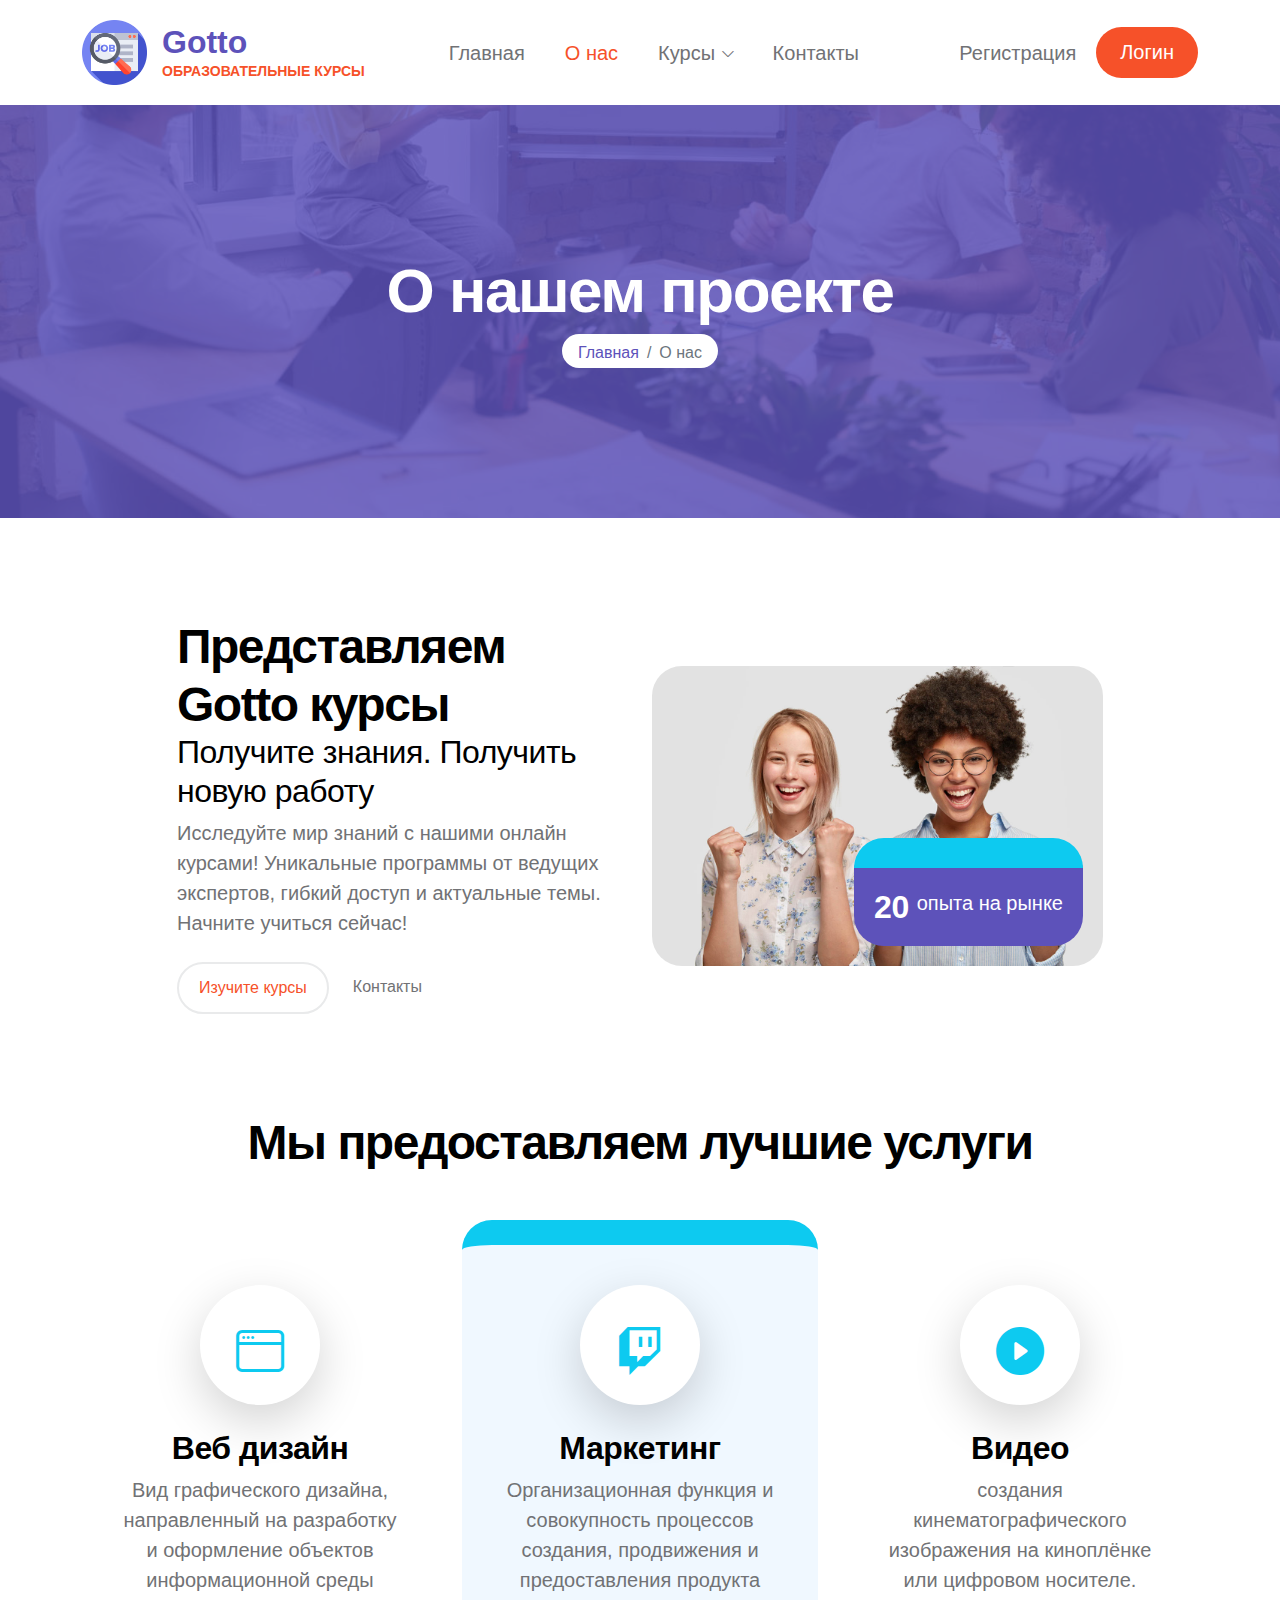
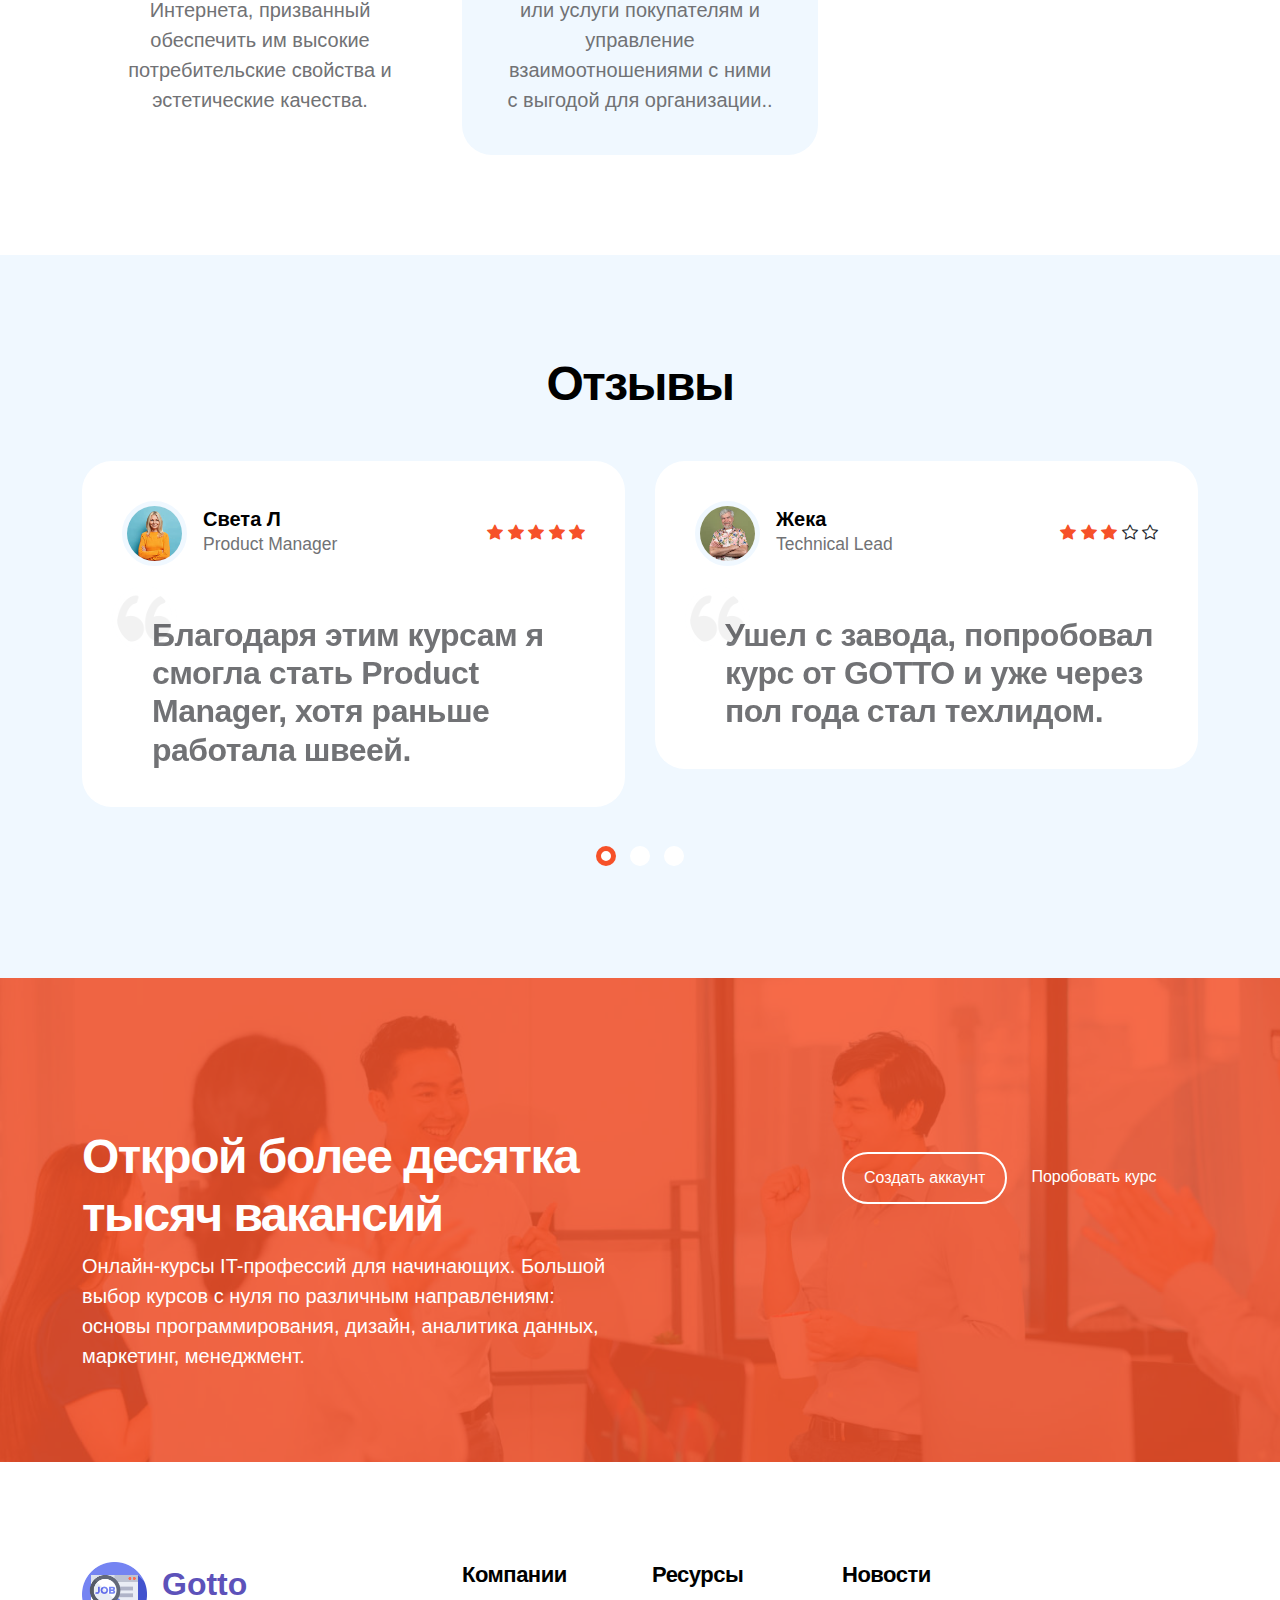
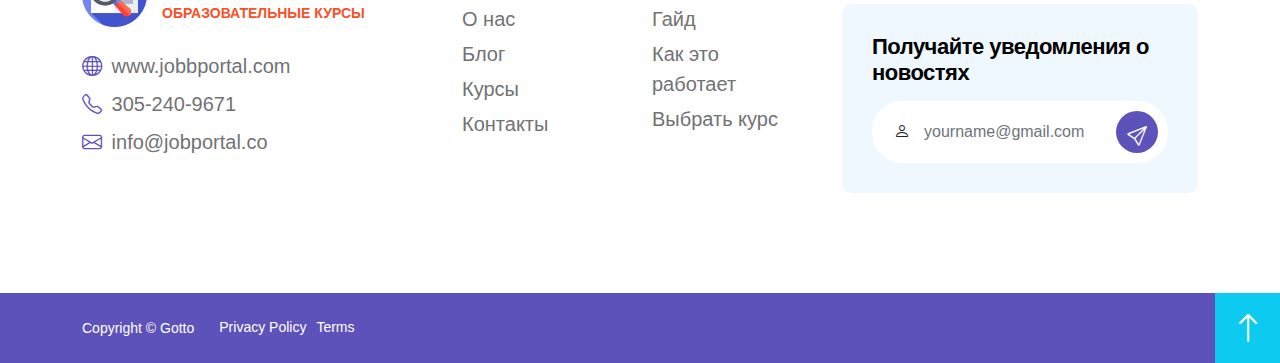
<file: maintenance/about.html>
<!doctype html>
<html lang="en">
    <head>
        <meta charset="utf-8">
        <meta name="viewport" content="width=device-width, initial-scale=1">

        <meta name="description" content="">
        <meta name="author" content="">

        <title>About Gotto Job Portal</title>

        <!-- CSS FILES -->
        <link rel="preconnect" href="https://fonts.googleapis.com">
        
        <link rel="preconnect" href="https://fonts.gstatic.com" crossorigin>

        <link href="https://fonts.googleapis.com/css2?family=League+Spartan:wght@100;300;400;600;700&display=swap" rel="stylesheet">

        <link href="css/bootstrap.min.css" rel="stylesheet">

        <link href="css/bootstrap-icons.css" rel="stylesheet">

        <link href="css/owl.carousel.min.css" rel="stylesheet">

        <link href="css/owl.theme.default.min.css" rel="stylesheet">

        <link href="css/tooplate-gotto-job.css" rel="stylesheet">
        


    </head>
    
    <body class="about-page" id="top">
        <nav class="navbar navbar-expand-lg">
            <div class="container">
                <a class="navbar-brand d-flex align-items-center" href="index.html">
                    <img src="images/logo.png" class="img-fluid logo-image">

                    <div class="d-flex flex-column">
                        <strong class="logo-text">Gotto</strong>
                        <small class="logo-slogan">Образовательные курсы</small>
                    </div>
                </a>

                <button class="navbar-toggler" type="button" data-bs-toggle="collapse" data-bs-target="#navbarNav" aria-controls="navbarNav" aria-expanded="false" aria-label="Toggle navigation">
                    <span class="navbar-toggler-icon"></span>
                </button>

                <div class="collapse navbar-collapse" id="navbarNav">
                    <ul class="navbar-nav align-items-center ms-lg-5">
                        <li class="nav-item">
                            <a class="nav-link" href="index.html">Главная</a>
                        </li>

                        <li class="nav-item">
                            <a class="nav-link active" href="about.html">О нас</a>
                        </li>

                        <li class="nav-item dropdown">
                            <a class="nav-link dropdown-toggle" href="#" id="navbarLightDropdownMenuLink" role="button" data-bs-toggle="dropdown" aria-expanded="false">Курсы</a>

                            <ul class="dropdown-menu dropdown-menu-light" aria-labelledby="navbarLightDropdownMenuLink">
                                <li><a class="dropdown-item" href="job-listings.html">Список курсов</a></li>

                                <li><a class="dropdown-item" href="job-details.html">Возможности курсов</a></li>
                            </ul>
                        </li>

                        <li class="nav-item">
                            <a class="nav-link" href="contact.html">Контакты</a>
                        </li>

                        <li class="nav-item ms-lg-auto">
                            <a class="nav-link" href="#">Регистрация</a>
                        </li>

                        <li class="nav-item">
                            <a class="nav-link custom-btn btn" href="#">Логин</a>
                        </li>
                    </ul>
                </div>
            </div>
        </nav>

        <main>

            <header class="site-header">
                <div class="section-overlay"></div>

                <div class="container">
                    <div class="row">
                        
                        <div class="col-lg-12 col-12 text-center">
                            <h1 class="text-white">О нашем проекте</h1>

                            <nav aria-label="breadcrumb">
                                <ol class="breadcrumb justify-content-center">
                                    <li class="breadcrumb-item"><a href="index.html">Главная</a></li>

                                    <li class="breadcrumb-item active" aria-current="page">О нас</li>
                                </ol>
                            </nav>
                        </div>

                    </div>
                </div>
            </header>


            <section class="about-section">
                <div class="container">
                    <div class="row justify-content-center align-items-center">

                        <div class="col-lg-5 col-12">
                            <div class="about-info-text">
                                <h2 class="mb-0">Представляем Gotto курсы</h2>

                                <h4 class="mb-2">Получите знания. Получить новую работу</h4>

                                <p>Исследуйте мир знаний с нашими онлайн курсами! Уникальные программы от ведущих экспертов, гибкий доступ и актуальные темы. Начните учиться сейчас!</p>

                                <div class="d-flex align-items-center mt-4">
                                    <a href="#services-section" class="custom-btn custom-border-btn btn me-4">Изучите курсы</a>

                                    <a href="contact.html" class="custom-link smoothscroll">Контакты</a>
                                </div>
                            </div>
                        </div>

                        <div class="col-lg-5 col-12 mt-5 mt-lg-0">
                            <div class="about-image-wrap">
                                <img src="images/horizontal-shot-happy-mixed-race-females.jpg" class="about-image about-image-border-radius img-fluid" alt="">

                                <div class="about-info d-flex">
                                    <h4 class="text-white mb-0 me-2">20</h4>

                                    <p class="text-white mb-0">опыта на рынке</p>
                                </div>
                            </div>
                        </div>

                    </div>
                </div>
            </section>


            <section class="services-section section-padding" id="services-section">
                <div class="container">
                    <div class="row">

                        <div class="col-lg-12 col-12 text-center">
                            <h2 class="mb-5">Мы предоставляем лучшие услуги</h2>
                        </div>

                        <div class="services-block-wrap col-lg-4 col-md-6 col-12">
                            <div class="services-block">
                                <div class="services-block-title-wrap">
                                    <i class="services-block-icon bi-window"></i>
                                
                                    <h4 class="services-block-title">Веб дизайн</h4>
                                </div>

                                <div class="services-block-body">
                                    <p>Вид графического дизайна, направленный на разработку и оформление объектов информационной среды Интернета, призванный обеспечить им высокие потребительские свойства и эстетические качества.</p>
                                </div>
                            </div>
                        </div>

                        <div class="services-block-wrap col-lg-4 col-md-6 col-12 my-4 my-lg-0 my-md-0">
                            <div class="services-block">
                                <div class="services-block-title-wrap">
                                    <i class="services-block-icon bi-twitch"></i>
                                
                                    <h4 class="services-block-title">Маркетинг</h4>
                                </div>

                                <div class="services-block-body">
                                    <p>Организационная функция и совокупность процессов создания, продвижения и предоставления продукта или услуги покупателям и управление взаимоотношениями с ними с выгодой для организации..</p>
                                </div>
                            </div>
                        </div>

                        <div class="services-block-wrap col-lg-4 col-md-6 col-12">
                            <div class="services-block">
                                <div class="services-block-title-wrap">
                                    <i class="services-block-icon bi-play-circle-fill"></i>
                                
                                    <h4 class="services-block-title">Видео</h4>
                                </div>

                                <div class="services-block-body">
                                    <p>создания кинематографического изображения на киноплёнке или цифровом носителе.</p>
                                </div>
                            </div>
                        </div>

                    </div>
                </div>
            </section>


            <section class="reviews-section section-padding">
                <div class="container">
                    <div class="row">

                        <div class="col-lg-12 col-12">
                            <h2 class="text-center mb-5">Отзывы</h2>

                            <div class="owl-carousel owl-theme reviews-carousel">
                                <div class="reviews-thumb">
                                
                                    <div class="reviews-info d-flex align-items-center">
                                        <img src="images/avatar/portrait-charming-middle-aged-attractive-woman-with-blonde-hair.jpg" class="avatar-image img-fluid" alt="">

                                        <div class="d-flex align-items-center justify-content-between flex-wrap w-100 ms-3">
                                            <p class="mb-0">
                                                <strong>Света Л</strong>
                                                <small>Product Manager</small>
                                            </p>

                                            <div class="reviews-icons">
                                                <i class="bi-star-fill"></i>
                                                <i class="bi-star-fill"></i>
                                                <i class="bi-star-fill"></i>
                                                <i class="bi-star-fill"></i>
                                                <i class="bi-star-fill"></i>
                                            </div>
                                        </div>
                                    </div>

                                    <div class="reviews-body">
                                        <img src="images/left-quote.png" class="quote-icon img-fluid" alt="">

                                        <h4 class="reviews-title">Благодаря этим курсам я смогла стать Product Manager, хотя раньше работала швеей.</h4>
                                    </div>
                                </div>

                                <div class="reviews-thumb">
                                    <div class="reviews-info d-flex align-items-center">
                                        <img src="images/avatar/medium-shot-smiley-senior-man.jpg" class="avatar-image img-fluid" alt="">

                                        <div class="d-flex align-items-center justify-content-between flex-wrap w-100 ms-3">
                                            <p class="mb-0">
                                                <strong>Жека</strong>
                                                <small>Technical Lead</small>
                                            </p>

                                            <div class="reviews-icons">
                                                <i class="bi-star-fill"></i>
                                                <i class="bi-star-fill"></i>
                                                <i class="bi-star-fill"></i>
                                                <i class="bi-star"></i>
                                                <i class="bi-star"></i>
                                            </div>
                                        </div>
                                    </div>

                                    <div class="reviews-body">
                                        <img src="images/left-quote.png" class="quote-icon img-fluid" alt="">

                                        <h4 class="reviews-title">Ушел с завода, попробовал курс от GOTTO и уже через пол года стал техлидом.</h4>
                                    </div>
                                </div>

                                <div class="reviews-thumb">

                                    <div class="reviews-info d-flex align-items-center">
                                        <img src="images/avatar/portrait-beautiful-young-woman.jpg" class="avatar-image img-fluid" alt="">

                                        <div class="d-flex align-items-center justify-content-between flex-wrap w-100 ms-3">
                                            <p class="mb-0">
                                                <strong>Надежда</strong>
                                                <small>Sales & Marketing</small>
                                            </p>

                                            <div class="reviews-icons">
                                                <i class="bi-star-fill"></i>
                                                <i class="bi-star-fill"></i>
                                                <i class="bi-star-fill"></i>
                                                <i class="bi-star-fill"></i>
                                                <i class="bi-star-fill"></i>
                                            </div>
                                        </div>
                                    </div>

                                    <div class="reviews-body">
                                        <img src="images/left-quote.png" class="quote-icon img-fluid" alt="">

                                        <h4 class="reviews-title">Попробовала курсы, спустя несколько месяцев попросила повышенние на своей работе.</h4>
                                    </div>
                                </div>

                                <div class="reviews-thumb">
                                    <div class="reviews-info d-flex align-items-center">
                                        <img src="images/avatar/blond-man-happy-expression.jpg" class="avatar-image img-fluid" alt="">

                                        <div class="d-flex align-items-center justify-content-between flex-wrap w-100 ms-3">
                                            <p class="mb-0">
                                                <strong>Кирилл</strong>
                                                <small>Dev Ops</small>
                                            </p>

                                            <div class="reviews-icons">
                                                <i class="bi-star-fill"></i>
                                                <i class="bi-star-fill"></i>
                                                <i class="bi-star-fill"></i>
                                                <i class="bi-star"></i>
                                                <i class="bi-star"></i>
                                            </div>
                                        </div>
                                    </div>

                                    <div class="reviews-body">
                                        <img src="images/left-quote.png" class="quote-icon img-fluid" alt="">

                                        <h4 class="reviews-title">АЛАЛАЛАЛАЛАЛАЛАЛАЛАЛАЛ</h4>
                                    </div>
                                </div>

                                <div class="reviews-thumb">
                                    <div class="reviews-info d-flex align-items-center">
                                        <img src="images/avatar/university-study-abroad-lifestyle-concept.jpg" class="avatar-image img-fluid" alt="">

                                        <div class="d-flex align-items-center justify-content-between flex-wrap w-100 ms-3">
                                            <p class="mb-0">
                                                <strong>Николай</strong>
                                                <small>Internship</small>
                                            </p>

                                            <div class="reviews-icons">
                                                <i class="bi-star-fill"></i>
                                                <i class="bi-star-fill"></i>
                                                <i class="bi-star-fill"></i>
                                                <i class="bi-star-fill"></i>
                                                <i class="bi-star-fill"></i>
                                            </div>
                                        </div>
                                    </div>

                                    <div class="reviews-body">
                                        <img src="images/left-quote.png" class="quote-icon img-fluid" alt="">

                                        <h4 class="reviews-title">Я устал писать отзывы, мяу.</h4>
                                    </div>
                                </div>
                            </div>
                        </div>

                    </div>
                </div>
            </section>


            <section class="cta-section">
                <div class="section-overlay"></div>

                <div class="container">
                    <div class="row">

                        <div class="col-lg-6 col-10">
                            <h2 class="text-white mb-2">Открой более десятка тысяч вакансий</h2>

                            <p class="text-white">Онлайн-курсы IT-профессий для начинающих. Большой выбор курсов с нуля по различным направлениям: основы программирования, дизайн, аналитика данных, маркетинг, менеджмент.</p>
                        </div>

                        <div class="col-lg-4 col-12 ms-auto">
                            <div class="custom-border-btn-wrap d-flex align-items-center mt-lg-4 mt-2">
                                <a href="#" class="custom-btn custom-border-btn btn me-4">Создать аккаунт</a>

                                <a href="#" class="custom-link">Поробовать курс</a>
                            </div>
                        </div>

                    </div>
                </div>
            </section>
        </main>

        <footer class="site-footer">
            <div class="container">
                <div class="row">

                    <div class="col-lg-4 col-md-6 col-12 mb-3">
                        <div class="d-flex align-items-center mb-4">
                            <img src="images/logo.png" class="img-fluid logo-image">

                            <div class="d-flex flex-column">
                                <strong class="logo-text">Gotto</strong>
                                <small class="logo-slogan">Образовательные курсы</small>
                            </div>
                        </div>  

                        <p class="mb-2">
                            <i class="custom-icon bi-globe me-1"></i>

                            <a href="#" class="site-footer-link">
                                www.jobbportal.com
                            </a>
                        </p>

                        <p class="mb-2">
                            <i class="custom-icon bi-telephone me-1"></i>

                            <a href="tel: 305-240-9671" class="site-footer-link">
                                305-240-9671
                            </a>
                        </p>

                        <p>
                            <i class="custom-icon bi-envelope me-1"></i>

                            <a href="mailto:info@yourgmail.com" class="site-footer-link">
                                info@jobportal.co
                            </a>
                        </p>

                    </div>

                    <div class="col-lg-2 col-md-3 col-6 ms-lg-auto">
                        <h6 class="site-footer-title">Компании</h6>

                        <ul class="footer-menu">
                            <li class="footer-menu-item"><a href="#" class="footer-menu-link">О нас</a></li>

                            <li class="footer-menu-item"><a href="#" class="footer-menu-link">Блог</a></li>

                            <li class="footer-menu-item"><a href="#" class="footer-menu-link">Курсы</a></li>

                            <li class="footer-menu-item"><a href="#" class="footer-menu-link">Контакты</a></li>
                        </ul>
                    </div>

                    <div class="col-lg-2 col-md-3 col-6">
                        <h6 class="site-footer-title">Ресурсы</h6>

                        <ul class="footer-menu">
                            <li class="footer-menu-item"><a href="#" class="footer-menu-link">Гайд</a></li>

                            <li class="footer-menu-item"><a href="#" class="footer-menu-link">Как это работает</a></li>

                            <li class="footer-menu-item"><a href="#" class="footer-menu-link">Выбрать курс</a></li>
                        </ul>
                    </div>

                    <div class="col-lg-4 col-md-8 col-12 mt-3 mt-lg-0">
                        <h6 class="site-footer-title">Новости</h6>

                        <form class="custom-form newsletter-form" action="#" method="post" role="form">
                            <h6 class="site-footer-title">Получайте уведомления о новостях</h6>

                            <div class="input-group">
                                <span class="input-group-text" id="basic-addon1"><i class="bi-person"></i></span>

                                <input type="text" name="newsletter-name" id="newsletter-name" class="form-control" placeholder="yourname@gmail.com" required>

                                <button type="submit" class="form-control">
                                    <i class="bi-send"></i>
                                </button>
                            </div>
                        </form>
                    </div>

                </div>
            </div>

            <div class="site-footer-bottom">
                <div class="container">
                    <div class="row">

                        <div class="col-lg-4 col-12 d-flex align-items-center">
                            <p class="copyright-text">Copyright © Gotto</p>

                            <ul class="footer-menu d-flex">
                                <li class="footer-menu-item"><a href="#" class="footer-menu-link">Privacy Policy</a></li>

                                <li class="footer-menu-item"><a href="#" class="footer-menu-link">Terms</a></li>
                            </ul>
                        </div>
                        <a class="back-top-icon bi-arrow-up smoothscroll d-flex justify-content-center align-items-center" href="#top"></a>

                    </div>
                </div>
            </div>
        </footer>

        <!-- JAVASCRIPT FILES -->
        <script src="js/jquery.min.js"></script>
        <script src="js/bootstrap.min.js"></script>
        <script src="js/owl.carousel.min.js"></script>
        <script src="js/counter.js"></script>
        <script src="js/custom.js"></script>

    </body>
</html>
</file>
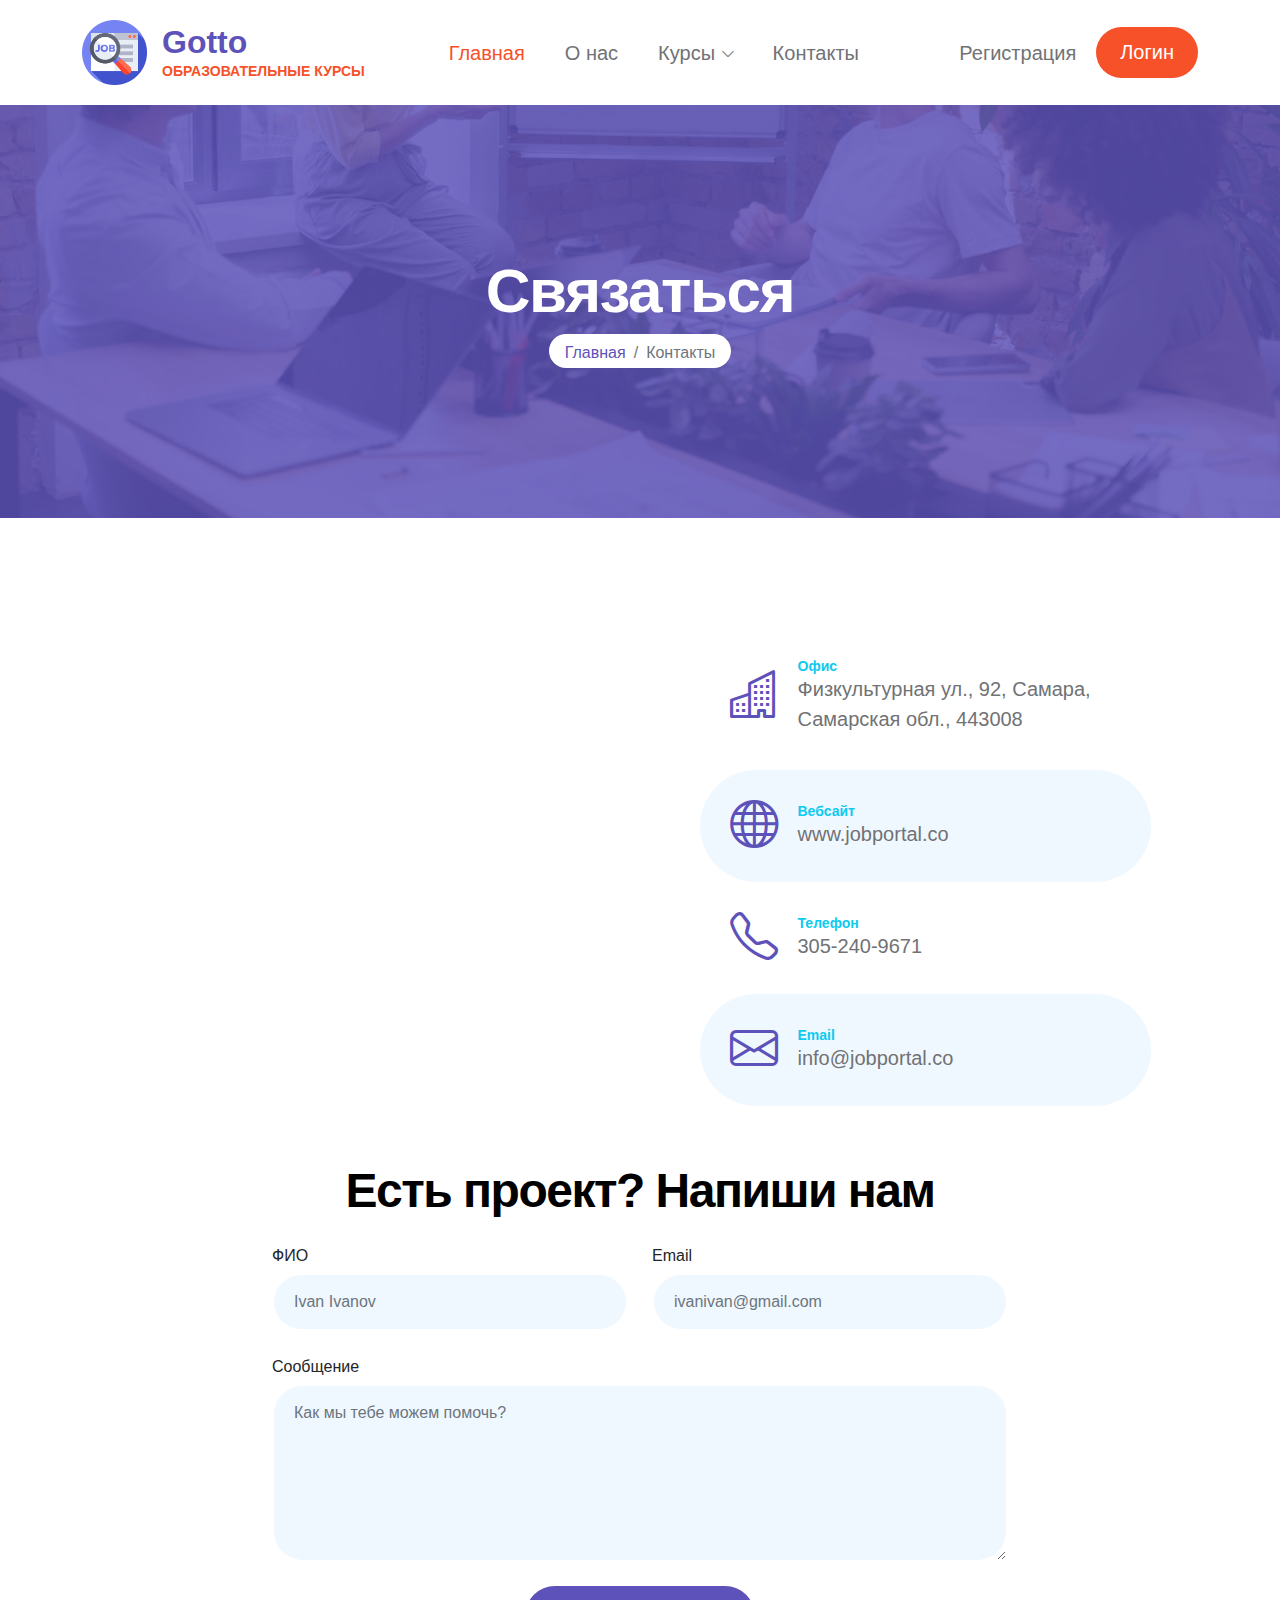
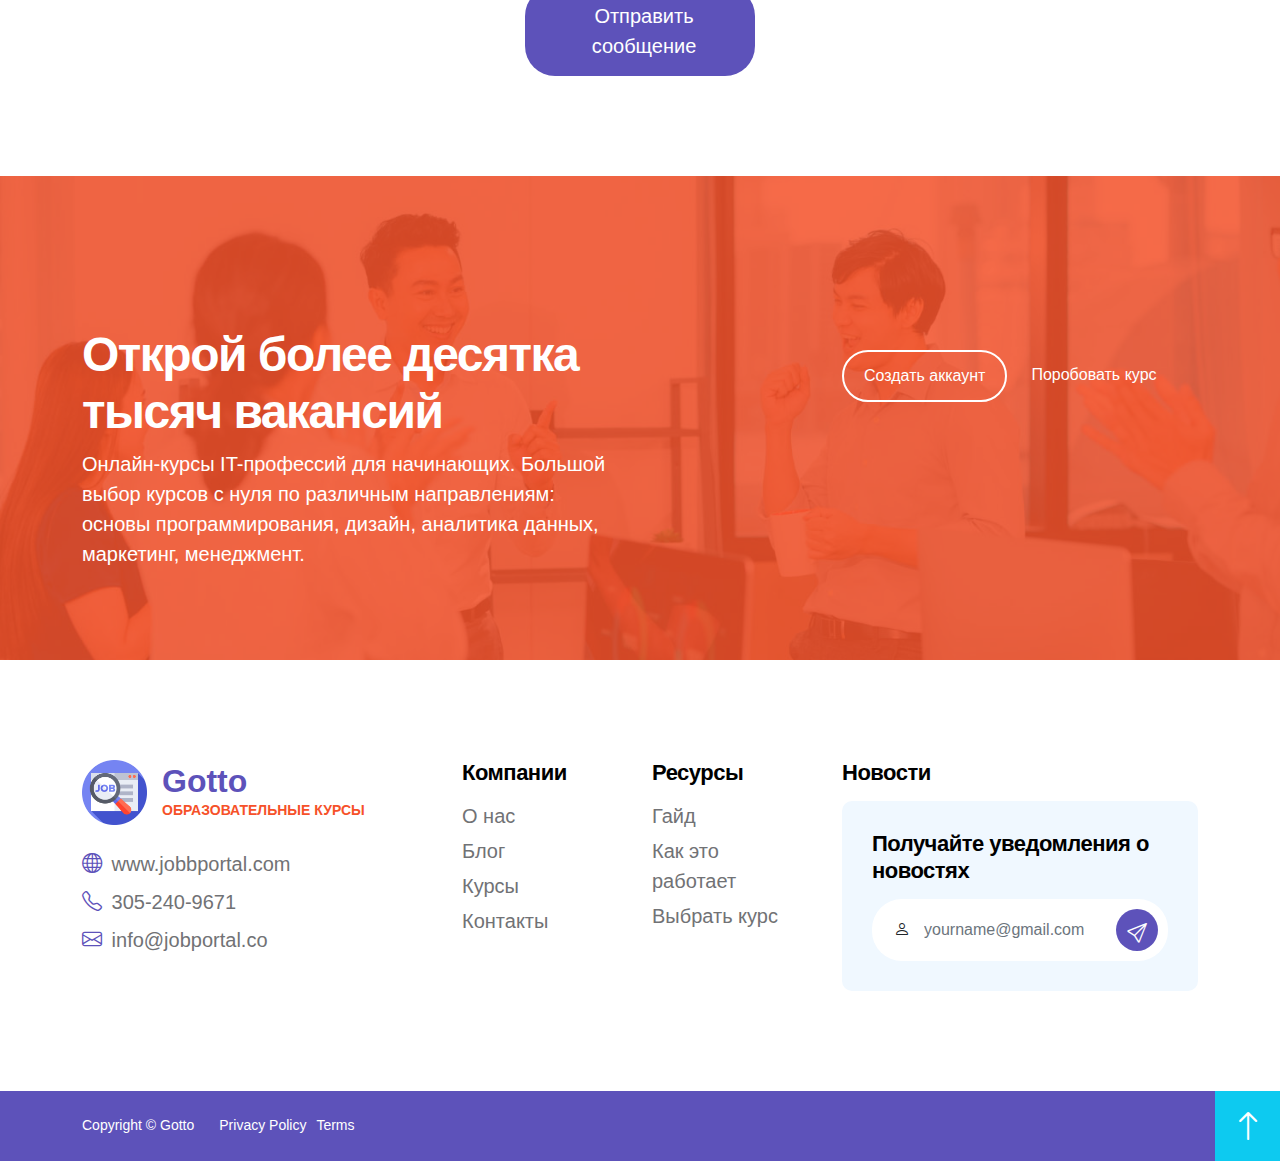
<file: maintenance/contact.html>
<!doctype html>
<html lang="en">
    <head>
        <meta charset="utf-8">
        <meta name="viewport" content="width=device-width, initial-scale=1">

        <meta name="description" content="">
        <meta name="author" content="">

        <title>Gotto Job Contact</title>

        <!-- CSS FILES -->
        <link rel="preconnect" href="https://fonts.googleapis.com">
        
        <link rel="preconnect" href="https://fonts.gstatic.com" crossorigin>

        <link href="https://fonts.googleapis.com/css2?family=League+Spartan:wght@100;300;400;600;700&display=swap" rel="stylesheet">

        <link href="css/bootstrap.min.css" rel="stylesheet">

        <link href="css/bootstrap-icons.css" rel="stylesheet">

        <link href="css/owl.carousel.min.css" rel="stylesheet">

        <link href="css/owl.theme.default.min.css" rel="stylesheet">

        <link href="css/tooplate-gotto-job.css" rel="stylesheet">
        

    </head>
    
    <body id="top">
        <nav class="navbar navbar-expand-lg">
            <div class="container">
                <a class="navbar-brand d-flex align-items-center" href="index.html">
                    <img src="images/logo.png" class="img-fluid logo-image">

                    <div class="d-flex flex-column">
                        <strong class="logo-text">Gotto</strong>
                        <small class="logo-slogan">Образовательные курсы</small>
                    </div>
                </a>

                <button class="navbar-toggler" type="button" data-bs-toggle="collapse" data-bs-target="#navbarNav" aria-controls="navbarNav" aria-expanded="false" aria-label="Toggle navigation">
                    <span class="navbar-toggler-icon"></span>
                </button>

                <div class="collapse navbar-collapse" id="navbarNav">
                    <ul class="navbar-nav align-items-center ms-lg-5">
                        <li class="nav-item">
                            <a class="nav-link active" href="index.html">Главная</a>
                        </li>

                        <li class="nav-item">
                            <a class="nav-link" href="about.html">О нас</a>
                        </li>

                        <li class="nav-item dropdown">
                            <a class="nav-link dropdown-toggle" href="#" id="navbarLightDropdownMenuLink" role="button" data-bs-toggle="dropdown" aria-expanded="false">Курсы</a>

                            <ul class="dropdown-menu dropdown-menu-light" aria-labelledby="navbarLightDropdownMenuLink">
                                <li><a class="dropdown-item" href="job-listings.html">Список курсов</a></li>

                                <li><a class="dropdown-item" href="job-details.html">Возможности курсов</a></li>
                            </ul>
                        </li>

                        <li class="nav-item">
                            <a class="nav-link" href="contact.html">Контакты</a>
                        </li>

                        <li class="nav-item ms-lg-auto">
                            <a class="nav-link" href="#">Регистрация</a>
                        </li>

                        <li class="nav-item">
                            <a class="nav-link custom-btn btn" href="#">Логин</a>
                        </li>
                    </ul>
                </div>
            </div>
        </nav>

        <main>

            <header class="site-header">
                <div class="section-overlay"></div>

                <div class="container">
                    <div class="row">
                        
                        <div class="col-lg-12 col-12 text-center">
                            <h1 class="text-white">Связаться</h1>

                            <nav aria-label="breadcrumb">
                                <ol class="breadcrumb justify-content-center">
                                    <li class="breadcrumb-item"><a href="index.html">Главная</a></li>

                                    <li class="breadcrumb-item active" aria-current="page">Контакты</li>
                                </ol>
                            </nav>
                        </div>

                    </div>
                </div>
            </header>


            <section class="contact-section section-padding">
                <div class="container">
                    <div class="row justify-content-center">

                        <div class="col-lg-6 col-12 mb-lg-5 mb-3">
                            <iframe class="google-map" src="https://www.google.com/maps/embed?pb=!1m18!1m12!1m3!1d2531.4803937696333!2d50.251869859701145!3d53.210688544923514!2m3!1f0!2f0!3f0!3m2!1i1024!2i768!4f13.1!3m3!1m2!1s0x41661bf033a3ed8b%3A0x4664ab1e7b4f9f32!2z0KHQsNC80LDRgNGB0LrQuNC5INCQ0LLQuNCw0YbQuNC-0L3QvdGL0Lkg0KLQtdGF0L3QuNC60YPQvA!5e0!3m2!1sru!2sru!4v1715604517076!5m2!1sru!2sru" width="100%" height="350" style="border:0;" allowfullscreen="" loading="lazy" referrerpolicy="no-referrer-when-downgrade"></iframe>
                        </div>

                        <div class="col-lg-5 col-12 mb-3 mx-auto">
                            <div class="contact-info-wrap">
                                <div class="contact-info d-flex align-items-center mb-3">
                                    <i class="custom-icon bi-building"></i>

                                    <p class="mb-0">
                                        <span class="contact-info-small-title">Офис</span>

                                        Физкультурная ул., 92, Самара, Самарская обл., 443008
                                    </p>
                                </div>

                                <div class="contact-info d-flex align-items-center">
                                    <i class="custom-icon bi-globe"></i>

                                    <p class="mb-0">
                                        <span class="contact-info-small-title">Вебсайт</span>

                                        <a href="#" class="site-footer-link">
                                            www.jobportal.co
                                        </a>
                                    </p>
                                </div>

                                <div class="contact-info d-flex align-items-center">
                                    <i class="custom-icon bi-telephone"></i>

                                    <p class="mb-0">
                                        <span class="contact-info-small-title">Телефон</span>

                                        <a href="tel: 305-240-9671" class="site-footer-link">
                                            305-240-9671
                                        </a>
                                    </p>
                                </div>

                                <div class="contact-info d-flex align-items-center">
                                    <i class="custom-icon bi-envelope"></i>

                                    <p class="mb-0">
                                        <span class="contact-info-small-title">Email</span>

                                        <a href="mailto:info@yourgmail.com" class="site-footer-link">
                                            info@jobportal.co
                                        </a>
                                    </p>
                                </div>
                            </div>
                        </div>

                        <div class="col-lg-8 col-12 mx-auto">
                            <form class="custom-form contact-form" action="#" method="post" role="form">
                                <h2 class="text-center mb-4">Есть проект? Напиши нам</h2>

                                <div class="row">
                                    <div class="col-lg-6 col-md-6 col-12">
                                        <label for="first-name">ФИО</label>

                                        <input type="text" name="full-name" id="full-name" class="form-control" placeholder="Ivan Ivanov" required>
                                    </div>

                                    <div class="col-lg-6 col-md-6 col-12">
                                        <label for="email">Email</label>

                                         <input type="email" name="email" id="email" pattern="[^ @]*@[^ @]*" class="form-control" placeholder="ivanivan@gmail.com" required>
                                    </div>

                                    <div class="col-lg-12 col-12">
                                        <label for="message">Сообщение</label>

                                        <textarea name="message" rows="6" class="form-control" id="message" placeholder="Как мы тебе можем помочь?"></textarea>
                                    </div>

                                    <div class="col-lg-4 col-md-4 col-6 mx-auto">
                                        <button type="submit" class="form-control">Отправить сообщение</button>
                                    </div>
                                </div>
                            </form>
                        </div>

                    </div>
                </div>
            </section>

            <section class="cta-section">
                <div class="section-overlay"></div>

                <div class="container">
                    <div class="row">

                        <div class="col-lg-6 col-10">
                            <h2 class="text-white mb-2">Открой более десятка тысяч вакансий</h2>

                            <p class="text-white">Онлайн-курсы IT-профессий для начинающих. Большой выбор курсов с нуля по различным направлениям: основы программирования, дизайн, аналитика данных, маркетинг, менеджмент.</p>
                        </div>

                        <div class="col-lg-4 col-12 ms-auto">
                            <div class="custom-border-btn-wrap d-flex align-items-center mt-lg-4 mt-2">
                                <a href="#" class="custom-btn custom-border-btn btn me-4">Создать аккаунт</a>

                                <a href="#" class="custom-link">Поробовать курс</a>
                            </div>
                        </div>

                    </div>
                </div>
            </section>
        </main>

        <footer class="site-footer">
            <div class="container">
                <div class="row">

                    <div class="col-lg-4 col-md-6 col-12 mb-3">
                        <div class="d-flex align-items-center mb-4">
                            <img src="images/logo.png" class="img-fluid logo-image">

                            <div class="d-flex flex-column">
                                <strong class="logo-text">Gotto</strong>
                                <small class="logo-slogan">Образовательные курсы</small>
                            </div>
                        </div>  

                        <p class="mb-2">
                            <i class="custom-icon bi-globe me-1"></i>

                            <a href="#" class="site-footer-link">
                                www.jobbportal.com
                            </a>
                        </p>

                        <p class="mb-2">
                            <i class="custom-icon bi-telephone me-1"></i>

                            <a href="tel: 305-240-9671" class="site-footer-link">
                                305-240-9671
                            </a>
                        </p>

                        <p>
                            <i class="custom-icon bi-envelope me-1"></i>

                            <a href="mailto:info@yourgmail.com" class="site-footer-link">
                                info@jobportal.co
                            </a>
                        </p>

                    </div>

                    <div class="col-lg-2 col-md-3 col-6 ms-lg-auto">
                        <h6 class="site-footer-title">Компании</h6>

                        <ul class="footer-menu">
                            <li class="footer-menu-item"><a href="#" class="footer-menu-link">О нас</a></li>

                            <li class="footer-menu-item"><a href="#" class="footer-menu-link">Блог</a></li>

                            <li class="footer-menu-item"><a href="#" class="footer-menu-link">Курсы</a></li>

                            <li class="footer-menu-item"><a href="#" class="footer-menu-link">Контакты</a></li>
                        </ul>
                    </div>

                    <div class="col-lg-2 col-md-3 col-6">
                        <h6 class="site-footer-title">Ресурсы</h6>

                        <ul class="footer-menu">
                            <li class="footer-menu-item"><a href="#" class="footer-menu-link">Гайд</a></li>

                            <li class="footer-menu-item"><a href="#" class="footer-menu-link">Как это работает</a></li>

                            <li class="footer-menu-item"><a href="#" class="footer-menu-link">Выбрать курс</a></li>
                        </ul>
                    </div>

                    <div class="col-lg-4 col-md-8 col-12 mt-3 mt-lg-0">
                        <h6 class="site-footer-title">Новости</h6>

                        <form class="custom-form newsletter-form" action="#" method="post" role="form">
                            <h6 class="site-footer-title">Получайте уведомления о новостях</h6>

                            <div class="input-group">
                                <span class="input-group-text" id="basic-addon1"><i class="bi-person"></i></span>

                                <input type="text" name="newsletter-name" id="newsletter-name" class="form-control" placeholder="yourname@gmail.com" required>

                                <button type="submit" class="form-control">
                                    <i class="bi-send"></i>
                                </button>
                            </div>
                        </form>
                    </div>

                </div>
            </div>

            <div class="site-footer-bottom">
                <div class="container">
                    <div class="row">

                        <div class="col-lg-4 col-12 d-flex align-items-center">
                            <p class="copyright-text">Copyright © Gotto</p>

                            <ul class="footer-menu d-flex">
                                <li class="footer-menu-item"><a href="#" class="footer-menu-link">Privacy Policy</a></li>

                                <li class="footer-menu-item"><a href="#" class="footer-menu-link">Terms</a></li>
                            </ul>
                        </div>
                        <a class="back-top-icon bi-arrow-up smoothscroll d-flex justify-content-center align-items-center" href="#top"></a>

                    </div>
                </div>
            </div>
        </footer>

        <!-- JAVASCRIPT FILES -->
        <script src="js/jquery.min.js"></script>
        <script src="js/bootstrap.min.js"></script>
        <script src="js/owl.carousel.min.js"></script>
        <script src="js/counter.js"></script>
        <script src="js/custom.js"></script>

    </body>
</html>
</file>
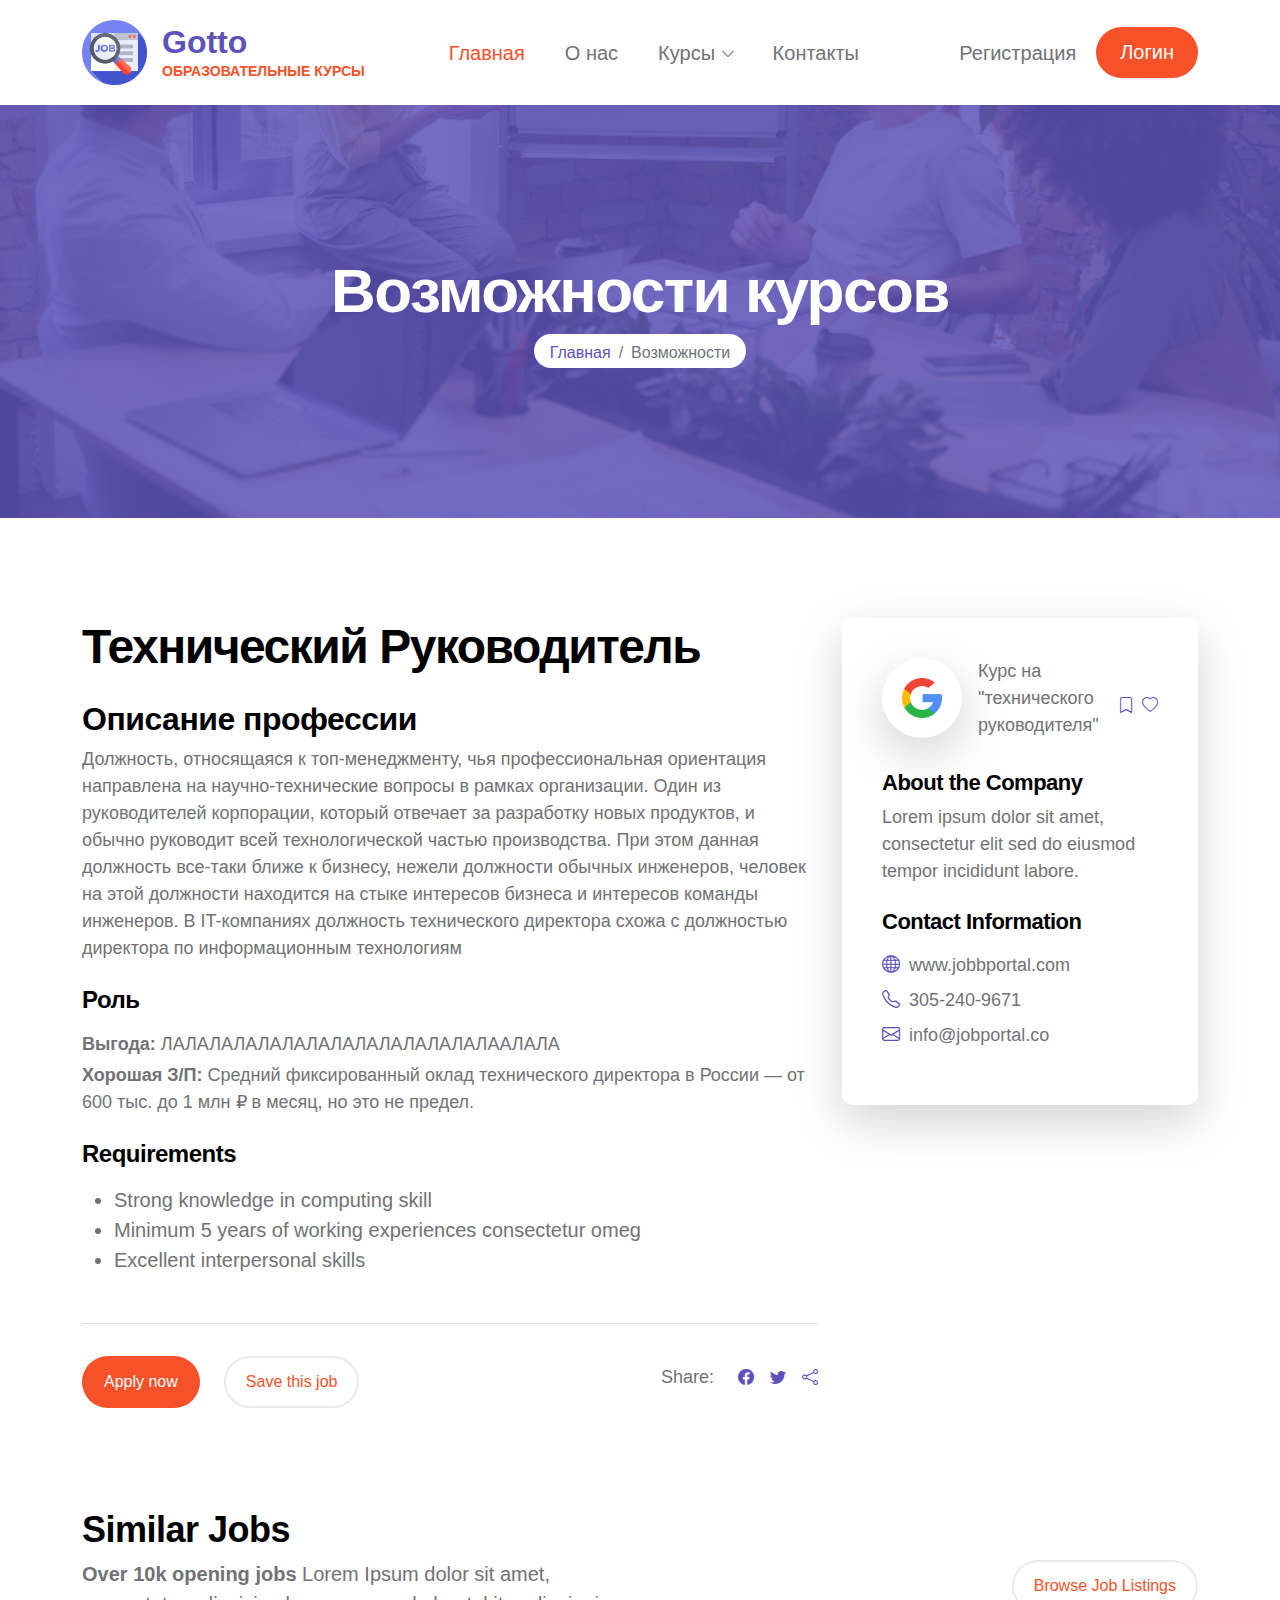
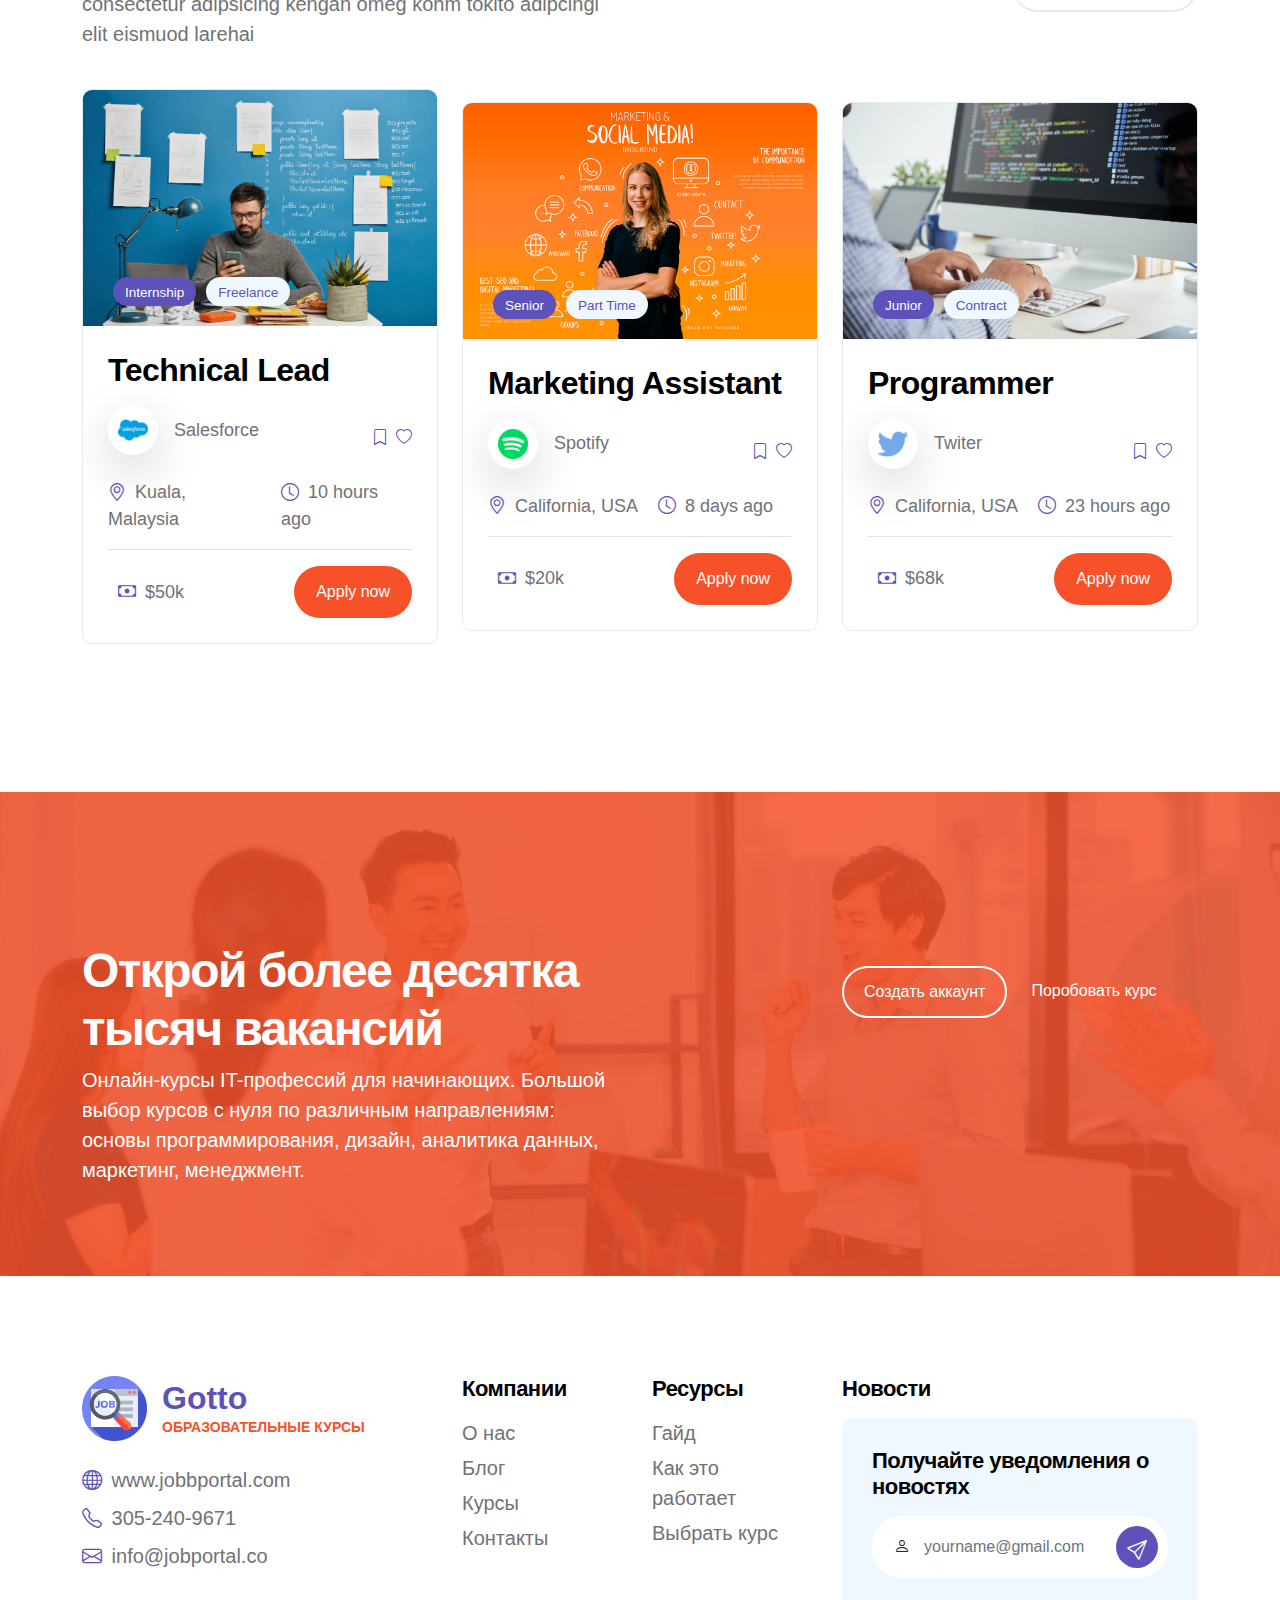
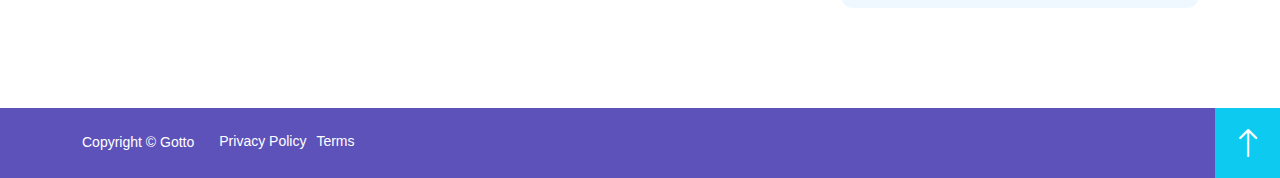
<file: maintenance/job-details.html>
<!doctype html>
<html lang="en">
    <head>
        <meta charset="utf-8">
        <meta name="viewport" content="width=device-width, initial-scale=1">

        <meta name="description" content="">
        <meta name="author" content="">

        <title>Gotto Job Details</title>

        <!-- CSS FILES -->
        <link rel="preconnect" href="https://fonts.googleapis.com">
        
        <link rel="preconnect" href="https://fonts.gstatic.com" crossorigin>

        <link href="https://fonts.googleapis.com/css2?family=League+Spartan:wght@100;300;400;600;700&display=swap" rel="stylesheet">

        <link href="css/bootstrap.min.css" rel="stylesheet">

        <link href="css/bootstrap-icons.css" rel="stylesheet">

        <link href="css/owl.carousel.min.css" rel="stylesheet">

        <link href="css/owl.theme.default.min.css" rel="stylesheet">

        <link href="css/tooplate-gotto-job.css" rel="stylesheet">
        

    </head>
    
    <body id="top">

        <nav class="navbar navbar-expand-lg">
            <div class="container">
                <a class="navbar-brand d-flex align-items-center" href="index.html">
                    <img src="images/logo.png" class="img-fluid logo-image">

                    <div class="d-flex flex-column">
                        <strong class="logo-text">Gotto</strong>
                        <small class="logo-slogan">Образовательные курсы</small>
                    </div>
                </a>

                <button class="navbar-toggler" type="button" data-bs-toggle="collapse" data-bs-target="#navbarNav" aria-controls="navbarNav" aria-expanded="false" aria-label="Toggle navigation">
                    <span class="navbar-toggler-icon"></span>
                </button>

                <div class="collapse navbar-collapse" id="navbarNav">
                    <ul class="navbar-nav align-items-center ms-lg-5">
                        <li class="nav-item">
                            <a class="nav-link active" href="index.html">Главная</a>
                        </li>

                        <li class="nav-item">
                            <a class="nav-link" href="about.html">О нас</a>
                        </li>

                        <li class="nav-item dropdown">
                            <a class="nav-link dropdown-toggle" href="#" id="navbarLightDropdownMenuLink" role="button" data-bs-toggle="dropdown" aria-expanded="false">Курсы</a>

                            <ul class="dropdown-menu dropdown-menu-light" aria-labelledby="navbarLightDropdownMenuLink">
                                <li><a class="dropdown-item" href="job-listings.html">Список курсов</a></li>

                                <li><a class="dropdown-item" href="job-details.html">Возможности курсов</a></li>
                            </ul>
                        </li>

                        <li class="nav-item">
                            <a class="nav-link" href="contact.html">Контакты</a>
                        </li>

                        <li class="nav-item ms-lg-auto">
                            <a class="nav-link" href="#">Регистрация</a>
                        </li>

                        <li class="nav-item">
                            <a class="nav-link custom-btn btn" href="#">Логин</a>
                        </li>
                    </ul>
                </div>
            </div>
        </nav>

        <main>

            <header class="site-header">
                <div class="section-overlay"></div>

                <div class="container">
                    <div class="row">
                        
                        <div class="col-lg-12 col-12 text-center">
                            <h1 class="text-white">Возможности курсов</h1>

                            <nav aria-label="breadcrumb">
                                <ol class="breadcrumb justify-content-center">
                                    <li class="breadcrumb-item"><a href="index.html">Главная</a></li>

                                    <li class="breadcrumb-item active" aria-current="page">Возможности</li>
                                </ol>
                            </nav>
                        </div>

                    </div>
                </div>
            </header>


            <section class="job-section section-padding pb-0">
                <div class="container">
                    <div class="row">

                        <div class="col-lg-8 col-12">
                            <h2 class="job-title mb-0">Технический Руководитель</h2>

                            <div class="job-thumb job-thumb-detail">

                                <h4 class="mt-4 mb-2">Описание профессии</h4>

                                <p>Должность, относящаяся к топ-менеджменту, чья профессиональная ориентация направлена на научно-технические вопросы в рамках организации. Один из руководителей корпорации, который отвечает за разработку новых продуктов, и обычно руководит всей технологической частью производства. При этом данная должность все-таки ближе к бизнесу, нежели должности обычных инженеров, человек на этой должности находится на стыке интересов бизнеса и интересов команды инженеров.

                                    В IT-компаниях должность технического директора схожа с должностью директора по информационным технологиям</p>

                                <h5 class="mt-4 mb-3">Роль</h5>

                                <p class="mb-1"><strong>Выгода:</strong> ЛАЛАЛАЛАЛАЛАЛАЛАЛАЛАЛАЛАЛАЛААЛАЛА</p>

                                <p><strong>Хорошая З/П:</strong> Средний фиксированный оклад технического директора в России — от 600 тыс. до 1 млн ₽ в месяц, но это не предел.</p>

                                <h5 class="mt-4 mb-3">Requirements</h5>

                                <ul>
                                    <li>Strong knowledge in computing skill</li>

                                    <li>Minimum 5 years of working experiences consectetur omeg</li>

                                    <li>Excellent interpersonal skills</li>
                                </ul>

                                <div class="d-flex justify-content-center flex-wrap mt-5 border-top pt-4">
                                    <a href="#" class="custom-btn btn mt-2">Apply now</a>

                                    <a href="#" class="custom-btn custom-border-btn btn mt-2 ms-lg-4 ms-3">Save this job</a>

                                    <div class="job-detail-share d-flex align-items-center">
                                        <p class="mb-0 me-lg-4 me-3">Share:</p>

                                        <a href="#" class="bi-facebook"></a>

                                        <a href="#" class="bi-twitter mx-3"></a>

                                        <a href="#" class="bi-share"></a>
                                    </div>
                                </div>
                            </div>
                        </div>

                        <div class="col-lg-4 col-12 mt-5 mt-lg-0">
                            <div class="job-thumb job-thumb-detail-box bg-white shadow-lg">
                                <div class="d-flex align-items-center">
                                    <div class="job-image-wrap d-flex align-items-center bg-white shadow-lg mb-3">
                                        <img src="images/logos/google.png" class="job-image me-3 img-fluid" alt="">

                                        <p class="mb-0">Курс на "технического руководителя"</p>
                                    </div>

                                    <a href="#" class="bi-bookmark ms-auto me-2"></a>

                                    <a href="#" class="bi-heart"></a>
                                </div>

                                <h6 class="mt-3 mb-2">About the Company</h6>

                                <p>Lorem ipsum dolor sit amet, consectetur elit sed do eiusmod tempor incididunt labore.</p>

                                <h6 class="mt-4 mb-3">Contact Information</h6>

                                <p class="mb-2">
                                    <i class="custom-icon bi-globe me-1"></i>

                                    <a href="#" class="site-footer-link">
                                        www.jobbportal.com
                                    </a>
                                </p>

                                <p class="mb-2">
                                    <i class="custom-icon bi-telephone me-1"></i>

                                    <a href="tel: 305-240-9671" class="site-footer-link">
                                        305-240-9671
                                    </a>
                                </p>

                                <p>
                                    <i class="custom-icon bi-envelope me-1"></i>

                                    <a href="mailto:info@yourgmail.com" class="site-footer-link">
                                        info@jobportal.co
                                    </a>
                                </p>
                            </div>
                        </div>

                    </div>
                </div>
            </section>


            <section class="job-section section-padding">
                <div class="container">
                    <div class="row align-items-center">

                        <div class="col-lg-6 col-12 mb-lg-4">
                            <h3>Similar Jobs</h3>

                            <p><strong>Over 10k opening jobs</strong> Lorem Ipsum dolor sit amet, consectetur adipsicing kengan omeg kohm tokito adipcingi elit eismuod larehai</p>
                        </div>

                        <div class="col-lg-4 col-12 d-flex ms-auto mb-5 mb-lg-4">
                            <a href="job-listings.html" class="custom-btn custom-border-btn btn ms-lg-auto">Browse Job Listings</a>
                        </div>

                        <div class="col-lg-4 col-md-6 col-12">
                            <div class="job-thumb job-thumb-box">
                                <div class="job-image-box-wrap">
                                    <a href="job-details.html">
                                        <img src="images/jobs/it-professional-works-startup-project.jpg" class="job-image img-fluid" alt="">
                                    </a>

                                    <div class="job-image-box-wrap-info d-flex align-items-center">
                                        <p class="mb-0">
                                            <a href="job-listings.html" class="badge badge-level">Internship</a>
                                        </p>

                                        <p class="mb-0">
                                            <a href="job-listings.html" class="badge">Freelance</a>
                                        </p>
                                    </div>
                                </div>

                                <div class="job-body">
                                    <h4 class="job-title">
                                        <a href="job-details.html" class="job-title-link">Technical Lead</a>
                                    </h4>

                                    <div class="d-flex align-items-center">
                                        <div class="job-image-wrap d-flex align-items-center bg-white shadow-lg mt-2 mb-4">
                                            <img src="images/logos/salesforce.png" class="job-image me-3 img-fluid" alt="">

                                            <p class="mb-0">Salesforce</p>
                                        </div>

                                        <a href="#" class="bi-bookmark ms-auto me-2">
                                        </a>

                                        <a href="#" class="bi-heart">
                                        </a>
                                    </div>

                                    <div class="d-flex align-items-center">
                                        <p class="job-location">
                                            <i class="custom-icon bi-geo-alt me-1"></i>
                                            Kuala, Malaysia
                                        </p>

                                        <p class="job-date">
                                            <i class="custom-icon bi-clock me-1"></i>
                                            10 hours ago
                                        </p>
                                    </div>

                                    <div class="d-flex align-items-center border-top pt-3">
                                        <p class="job-price mb-0">
                                            <i class="custom-icon bi-cash me-1"></i>
                                            $50k
                                        </p>

                                        <a href="job-details.html" class="custom-btn btn ms-auto">Apply now</a>
                                    </div>
                                </div>
                            </div>
                        </div>

                        <div class="col-lg-4 col-md-6 col-12">
                            <div class="job-thumb job-thumb-box">
                                <div class="job-image-box-wrap">
                                    <a href="job-details.html">
                                        <img src="images/jobs/marketing-assistant.jpg" class="job-image img-fluid" alt="marketing assistant">
                                    </a>

                                    <div class="job-image-box-wrap-info d-flex align-items-center">
                                        <p class="mb-0">
                                            <a href="job-listings.html" class="badge badge-level">Senior</a>
                                        </p>

                                        <p class="mb-0">
                                            <a href="job-listings.html" class="badge">Part Time</a>
                                        </p>
                                    </div>
                                </div>

                                <div class="job-body">
                                    <h4 class="job-title">
                                        <a href="job-details.html" class="job-title-link">Marketing Assistant</a>
                                    </h4>

                                    <div class="d-flex align-items-center">
                                        <div class="job-image-wrap d-flex align-items-center bg-white shadow-lg mt-2 mb-4">
                                            <img src="images/logos/spotify.png" class="job-image me-3 img-fluid" alt="">

                                            <p class="mb-0">Spotify</p>
                                        </div>

                                        <a href="#" class="bi-bookmark ms-auto me-2">
                                        </a>

                                        <a href="#" class="bi-heart">
                                        </a>
                                    </div>

                                    <div class="d-flex align-items-center">
                                        <p class="job-location">
                                            <i class="custom-icon bi-geo-alt me-1"></i>
                                            California, USA
                                        </p>

                                        <p class="job-date">
                                            <i class="custom-icon bi-clock me-1"></i>
                                            8 days ago
                                        </p>
                                    </div>

                                    <div class="d-flex align-items-center border-top pt-3">
                                        <p class="job-price mb-0">
                                            <i class="custom-icon bi-cash me-1"></i>
                                            $20k
                                        </p>

                                        <a href="job-details.html" class="custom-btn btn ms-auto">Apply now</a>
                                    </div>
                                </div>
                            </div>
                        </div>

                        <div class="col-lg-4 col-md-6 col-12">
                            <div class="job-thumb job-thumb-box">
                                <div class="job-image-box-wrap">
                                    <a href="job-details.html">
                                        <img src="images/jobs/coding-man.jpg" class="job-image img-fluid" alt="">
                                    </a>

                                    <div class="job-image-box-wrap-info d-flex align-items-center">
                                        <p class="mb-0">
                                            <a href="job-listings.html" class="badge badge-level">Junior</a>
                                        </p>

                                        <p class="mb-0">
                                            <a href="job-listings.html" class="badge">Contract</a>
                                        </p>
                                    </div>
                                </div>

                                <div class="job-body">
                                    <h4 class="job-title">
                                        <a href="job-details.html" class="job-title-link">Programmer</a>
                                    </h4>
                                        
                                    <div class="d-flex align-items-center">
                                        <div class="job-image-wrap d-flex align-items-center bg-white shadow-lg mt-2 mb-4">
                                            <img src="images/logos/twitter.png" class="job-image me-3 img-fluid" alt="">

                                            <p class="mb-0">Twiter</p>
                                        </div>

                                        <a href="#" class="bi-bookmark ms-auto me-2">
                                        </a>

                                        <a href="#" class="bi-heart">
                                        </a>
                                    </div>

                                    <div class="d-flex align-items-center">
                                        <p class="job-location">
                                            <i class="custom-icon bi-geo-alt me-1"></i>
                                            California, USA
                                        </p>

                                        <p class="job-date">
                                            <i class="custom-icon bi-clock me-1"></i>
                                            23 hours ago
                                        </p>
                                    </div>

                                    <div class="d-flex align-items-center border-top pt-3">
                                        <p class="job-price mb-0">
                                            <i class="custom-icon bi-cash me-1"></i>
                                            $68k
                                        </p>

                                        <a href="job-details.html" class="custom-btn btn ms-auto">Apply now</a>
                                    </div>
                                </div>
                            </div>
                        </div>

                    </div>
                </div>
            </section>


            <section class="cta-section">
                <div class="section-overlay"></div>

                <div class="container">
                    <div class="row">

                        <div class="col-lg-6 col-10">
                            <h2 class="text-white mb-2">Открой более десятка тысяч вакансий</h2>

                            <p class="text-white">Онлайн-курсы IT-профессий для начинающих. Большой выбор курсов с нуля по различным направлениям: основы программирования, дизайн, аналитика данных, маркетинг, менеджмент.</p>
                        </div>

                        <div class="col-lg-4 col-12 ms-auto">
                            <div class="custom-border-btn-wrap d-flex align-items-center mt-lg-4 mt-2">
                                <a href="#" class="custom-btn custom-border-btn btn me-4">Создать аккаунт</a>

                                <a href="#" class="custom-link">Поробовать курс</a>
                            </div>
                        </div>

                    </div>
                </div>
            </section>
        </main>

        <footer class="site-footer">
            <div class="container">
                <div class="row">

                    <div class="col-lg-4 col-md-6 col-12 mb-3">
                        <div class="d-flex align-items-center mb-4">
                            <img src="images/logo.png" class="img-fluid logo-image">

                            <div class="d-flex flex-column">
                                <strong class="logo-text">Gotto</strong>
                                <small class="logo-slogan">Образовательные курсы</small>
                            </div>
                        </div>  

                        <p class="mb-2">
                            <i class="custom-icon bi-globe me-1"></i>

                            <a href="#" class="site-footer-link">
                                www.jobbportal.com
                            </a>
                        </p>

                        <p class="mb-2">
                            <i class="custom-icon bi-telephone me-1"></i>

                            <a href="tel: 305-240-9671" class="site-footer-link">
                                305-240-9671
                            </a>
                        </p>

                        <p>
                            <i class="custom-icon bi-envelope me-1"></i>

                            <a href="mailto:info@yourgmail.com" class="site-footer-link">
                                info@jobportal.co
                            </a>
                        </p>

                    </div>

                    <div class="col-lg-2 col-md-3 col-6 ms-lg-auto">
                        <h6 class="site-footer-title">Компании</h6>

                        <ul class="footer-menu">
                            <li class="footer-menu-item"><a href="#" class="footer-menu-link">О нас</a></li>

                            <li class="footer-menu-item"><a href="#" class="footer-menu-link">Блог</a></li>

                            <li class="footer-menu-item"><a href="#" class="footer-menu-link">Курсы</a></li>

                            <li class="footer-menu-item"><a href="#" class="footer-menu-link">Контакты</a></li>
                        </ul>
                    </div>

                    <div class="col-lg-2 col-md-3 col-6">
                        <h6 class="site-footer-title">Ресурсы</h6>

                        <ul class="footer-menu">
                            <li class="footer-menu-item"><a href="#" class="footer-menu-link">Гайд</a></li>

                            <li class="footer-menu-item"><a href="#" class="footer-menu-link">Как это работает</a></li>

                            <li class="footer-menu-item"><a href="#" class="footer-menu-link">Выбрать курс</a></li>
                        </ul>
                    </div>

                    <div class="col-lg-4 col-md-8 col-12 mt-3 mt-lg-0">
                        <h6 class="site-footer-title">Новости</h6>

                        <form class="custom-form newsletter-form" action="#" method="post" role="form">
                            <h6 class="site-footer-title">Получайте уведомления о новостях</h6>

                            <div class="input-group">
                                <span class="input-group-text" id="basic-addon1"><i class="bi-person"></i></span>

                                <input type="text" name="newsletter-name" id="newsletter-name" class="form-control" placeholder="yourname@gmail.com" required>

                                <button type="submit" class="form-control">
                                    <i class="bi-send"></i>
                                </button>
                            </div>
                        </form>
                    </div>

                </div>
            </div>

            <div class="site-footer-bottom">
                <div class="container">
                    <div class="row">

                        <div class="col-lg-4 col-12 d-flex align-items-center">
                            <p class="copyright-text">Copyright © Gotto</p>

                            <ul class="footer-menu d-flex">
                                <li class="footer-menu-item"><a href="#" class="footer-menu-link">Privacy Policy</a></li>

                                <li class="footer-menu-item"><a href="#" class="footer-menu-link">Terms</a></li>
                            </ul>
                        </div>
                        <a class="back-top-icon bi-arrow-up smoothscroll d-flex justify-content-center align-items-center" href="#top"></a>

                    </div>
                </div>
            </div>
        </footer>

        <!-- JAVASCRIPT FILES -->
        <script src="js/jquery.min.js"></script>
        <script src="js/bootstrap.min.js"></script>
        <script src="js/owl.carousel.min.js"></script>
        <script src="js/counter.js"></script>
        <script src="js/custom.js"></script>

    </body>
</html>
</file>
<file: maintenance/css/tooplate-gotto-job.css>
/*---------------------------------------
  CUSTOM PROPERTIES ( VARIABLES )             
-----------------------------------------*/
:root {
  --white-color:                  #ffffff;
  --primary-color:                #5d52ba;
  --secondary-color:              #0dcaf0;
  --section-bg-color:             #f0f8ff;
  --custom-btn-bg-color:          #f65129;
  --social-icon-link-bg-color:    #7f73eb;
  --dark-color:                   #000000;
  --p-color:                      #717275;
  --border-color:                 #e9eaeb;

  --body-font-family:             "Gill Sans", sans-serif;

  --h1-font-size:                 62px;
  --h2-font-size:                 48px;
  --h3-font-size:                 36px;
  --h4-font-size:                 32px;
  --h5-font-size:                 24px;
  --h6-font-size:                 22px;
  --p-font-size:                  20px;
  --btn-font-size:                16px;
  --copyright-font-size:          14px;

  --border-radius-large:          100px;
  --border-radius-medium:         30px;
  --border-radius-small:          10px;

  --font-weight-thin:             100;
  --font-weight-light:            300;
  --font-weight-normal:           400;
  --font-weight-semibold:         600;
  --font-weight-bold:             700;
}

body {
  background-color: var(--white-color);
  font-family: var(--body-font-family); 
}


/*---------------------------------------
  TYPOGRAPHY               
-----------------------------------------*/
h1,
h2,
h3,
h4,
h5,
h6 {
  color: var(--dark-color);
  font-weight: var(--font-weight-semibold);
  letter-spacing: -0.5px;
}

h1,
h2 {
  letter-spacing: -1.5px;
}

h1 {
  font-size: var(--h1-font-size);
  line-height: normal;
  font-weight: var(--font-weight-bold);
}

h2 {
  font-size: var(--h2-font-size);
}

h3 {
  font-size: var(--h3-font-size);
}

h4 {
  font-size: var(--h4-font-size);
}

h5 {
  font-size: var(--h5-font-size);
}

h6 {
  font-size: var(--h6-font-size);
}

p {
  color: var(--p-color);
  font-size: var(--p-font-size);
  font-weight: var(--font-weight-light);
}

ul li {
  color: var(--p-color);
  font-size: var(--p-font-size);
  font-weight: var(--font-weight-light);
}

a, 
button {
  touch-action: manipulation;
  transition: all 0.3s;
}

a {
  color: var(--primary-color);
  text-decoration: none;
}

a:hover {
  color: var(--custom-btn-bg-color);
}

b,
strong {
  font-weight: var(--font-weight-bold);
}


/*---------------------------------------
  SECTION               
-----------------------------------------*/
.section-padding {
  padding-top: 100px;
  padding-bottom: 100px;
}

.section-bg {
  background: var(--section-bg-color);
}

.section-overlay {
  background: rgba(0, 0, 0, 0.85);
  background: var(--custom-btn-bg-color);
  opacity: 0.85;
  position: absolute;
  top: 0;
  left: 0;
  pointer-events: none;
  width: 100%;
  height: 100%;
}

.section-overlay + .container {
  position: relative;
}

.back-top-icon {
  background: var(--secondary-color);
  width: 65px;
  color: var(--white-color);
  font-size: var(--h4-font-size);
  position: absolute;
  top: 0;
  bottom: 0;
  right: 0;
  transition: all 0.5s;
}

.back-top-icon:hover {
  background: var(--custom-btn-bg-color);
  color: var(--white-color);
}

.custom-block {
  background: var(--primary-color);
  border-top: 20px solid var(--secondary-color);
  border-radius: var(--border-radius-medium);
  position: relative;
  overflow: hidden;
  padding: 30px 50px;
}

.custom-icon {
  color: var(--primary-color);
}

.instagram-block {
  position: relative;
  height: 100%;
}

.instagram-block-text {
  position: absolute;
  top: 50%;
  left: 50%;
  transform: translate(-50%, -50%);
}

nav[aria-label="breadcrumb"] {
  background: var(--white-color);
  border-radius: var(--border-radius-large);
  display: inline-block;
  padding: 7px 16px 3px 16px;
}

.breadcrumb {
  margin-bottom: 0;
}


/*---------------------------------------
  PAGINATION               
-----------------------------------------*/
.pagination {
  margin-top: 30px;
  margin-bottom: 0;
}

.page-link {
  border-color: var(--border-color);
  border-radius: var(--border-radius-large);
  color: var(--p-color);
  font-size: var(--copyright-font-size);
  padding: 0;
  width: 45px;
  height: 45px;
  line-height: 45px;
  text-align: center;
  margin-right: 10px;
  margin-left: 10px;
}

.page-item.active .page-link,
.page-link:hover {
  background: var(--secondary-color);
  border-color: transparent;
  color: var(--white-color);
}

.page-item:first-child .page-link,
.page-item:last-child .page-link {
  border: 0;
  border-radius: var(--border-radius-large);
}

.page-item:not(:first-child) .page-link {
  margin-left: 5px;
}


/*---------------------------------------
  CUSTOM FORM               
-----------------------------------------*/
.custom-form .input-group {
  background-color: var(--white-color);
  border-radius: var(--border-radius-medium);
  margin-bottom: 24px;
  position: relative;
  overflow: hidden;
  padding-left: 10px;
}

.input-group-text {
  background: transparent;
  border: 0;
  padding-right: 0;
}

.custom-form label {
  margin-bottom: 5px;
}

.custom-form .form-control {
  background-color: var(--white-color);
  border: 2px solid transparent;
  border-radius: var(--border-radius-medium);
  box-shadow: none;
  color: var(--p-color);
  padding-top: 12px;
  padding-bottom: 12px;
  outline: none;
}

.custom-form button[type="submit"] {
  background: var(--primary-color);
  border: none;
  color: var(--white-color);
  font-size: var(--p-font-size);
  font-weight: var(--font-weight-normal);
  transition: all 0.3s;
  margin-bottom: 24px;
}

.custom-form button[type="submit"]:hover,
.custom-form button[type="submit"]:focus {
  background: var(--secondary-color);
  border-color: transparent;
}


/*---------------------------------------
  CUSTOM TEXT BLOCK               
-----------------------------------------*/
.custom-text-block {
  background: var(--primary-color);
  padding: 80px 60px;
  height: 100%;
}

.counter-thumb {
  margin: 20px;
  margin-bottom: 0;
}

.counter-number,
.counter-text {
  color: var(--secondary-color);
  display: block;
}

.counter-number,
.counter-number-text {
  color: var(--dark-color);
  font-size: var(--h1-font-size);
  line-height: normal;
}

.custom-text-block .counter-number,
.custom-text-block .counter-number-text {
  color: var(--white-color);
}


/*---------------------------------------
  CUSTOM LINK               
-----------------------------------------*/
.custom-link {
  color: var(--p-color);
  position: relative;
  overflow: hidden;
  z-index: 1;
  display: inline-block;
  vertical-align: middle;
  transition: all .3s cubic-bezier(.645,.045,.355,1);
  padding-bottom: 2px;
}

.custom-link::after {
  content: "";
  width: 0;
  height: 2px;
  bottom: 0;
  position: absolute;
  left: auto;
  right: 0;
  z-index: -1;
  transition: width .6s cubic-bezier(.25,.8,.25,1) 0s;
  background: currentColor;
}

.custom-link:hover::after {
  width: 100%;
  left: 0;
  right: auto;
}

.custom-link:hover {
  color: var(--primary-color);
}

.custom-link:hover::after {
  background: var(--custom-btn-bg-color);
}


/*---------------------------------------
  CUSTOM BUTTON               
-----------------------------------------*/
.custom-btn {
  background: var(--custom-btn-bg-color);
  border: 2px solid transparent;
  border-radius: var(--border-radius-large);
  color: var(--white-color);
  font-size: var(--btn-font-size);
  font-weight: var(--font-weight-normal);
  line-height: normal;
  padding: 15px 20px;
}

.custom-btn:hover,
.navbar-expand-lg .navbar-nav .nav-link.custom-btn:hover {
  background: var(--secondary-color);
  color: var(--white-color);
}

.custom-border-btn-wrap .custom-border-btn {
  border-color: var(--white-color);
  color: var(--white-color);
}

.custom-border-btn-wrap .custom-border-btn:hover,
.cta-section .custom-border-btn:hover {
  background: var(--white-color);
  color: var(--custom-btn-bg-color);
}

.custom-border-btn-wrap .custom-link {
  color: var(--white-color);
}

.custom-border-btn-wrap .custom-link:hover::after {
  background: var(--white-color);
}

.custom-border-btn {
  background: transparent;
  border: 2px solid var(--border-color);
  color: var(--custom-btn-bg-color);
}

.custom-border-btn:hover {
  background: var(--custom-btn-bg-color);
  border-color: transparent;
  color: var(--white-color);
}

.navbar-expand-lg .navbar-nav .nav-link.custom-btn {
  padding: 12px 22px;
  color: var(--white-color);
}


/*---------------------------------------
  NAVIGATION              
-----------------------------------------*/
.navbar {
  background: var(--white-color);
  padding-top: 15px;
  padding-bottom: 15px;
}

.navbar-brand {
  font-size: var(--h4-font-size);
  font-weight: var(--font-weight-bold);
}

.logo-image {
  display: block;
  width: 65px;
  margin-right: 15px;
}

.logo-text {
  color: var(--primary-color);
  font-size: var(--h4-font-size);
  display: block;
  line-height: normal;
}

.logo-slogan {
  color: var(--custom-btn-bg-color);
  font-size: 14px;
  font-weight: var(--font-weight-bold);
  text-transform: uppercase;
}

.navbar-brand,
.navbar-brand:hover {
  color: var(--primary-color);
}

.navbar-expand-lg .navbar-nav .nav-link {
  margin-right: 0;
  margin-left: 0;
  padding: 20px;
}

.navbar-expand-lg .navbar-nav {
  width: 100%;
}

.navbar-nav .nav-link {
  display: inline-block;
  color: var(--p-bg-color);
  font-size: var(--menu-font-size);
  font-weight: var(--font-weight-medium);
  position: relative;
  padding-top: 15px;
  padding-bottom: 15px;
}

.navbar-nav .nav-link.active,
.navbar-nav .nav-link:hover {
  color: var(--custom-btn-bg-color);
}

.dropdown-menu {
  background: var(--white-color);
  box-shadow: 0 1rem 3rem rgba(0,0,0,.175);
  border: 0;
  padding: 0;
  margin-top: 20px;
}

.dropdown-item {
  display: inline-block;
  color: var(--p-bg-color);
  font-size: var(--menu-font-size);
  font-weight: var(--font-weight-medium);
  border-bottom: 1px solid var(--border-color);
  position: relative;
  padding-top: 10px;
  padding-bottom: 10px;
}

.dropdown-menu li:last-child .dropdown-item {
  border-bottom: 0;
}

.dropdown-item.active, 
.dropdown-item:active,
.dropdown-item:focus, 
.dropdown-item:hover {
  background: transparent;
  color: var(--custom-btn-bg-color);
}

.dropdown-toggle::after {
  content: "\f282";
  display: inline-block;
  font-family: bootstrap-icons !important;
  font-size: var(--copyright-font-size);
  font-style: normal;
  font-weight: normal !important;
  font-variant: normal;
  text-transform: none;
  line-height: 1;
  vertical-align: -.125em;
  -webkit-font-smoothing: antialiased;
  -moz-osx-font-smoothing: grayscale;
  position: relative;
  left: 2px;
  border: 0;
}

@media screen and (min-width: 992px) {
  .dropdown:hover .dropdown-menu {
    display: block;
    margin-top: 0;
  }
}

.navbar-toggler {
  border: 0;
  padding: 0;
  cursor: pointer;
  margin: 0;
  width: 30px;
  height: 35px;
  outline: none;
}

.navbar-toggler:focus {
  outline: none;
  box-shadow: none;
}

.navbar-toggler[aria-expanded="true"] .navbar-toggler-icon {
  background: transparent;
}

.navbar-toggler[aria-expanded="true"] .navbar-toggler-icon:before,
.navbar-toggler[aria-expanded="true"] .navbar-toggler-icon:after {
  transition: top 300ms 50ms ease, -webkit-transform 300ms 350ms ease;
  transition: top 300ms 50ms ease, transform 300ms 350ms ease;
  transition: top 300ms 50ms ease, transform 300ms 350ms ease, -webkit-transform 300ms 350ms ease;
  top: 0;
}

.navbar-toggler[aria-expanded="true"] .navbar-toggler-icon:before {
  transform: rotate(45deg);
}

.navbar-toggler[aria-expanded="true"] .navbar-toggler-icon:after {
  transform: rotate(-45deg);
}

.navbar-toggler .navbar-toggler-icon {
  background: var(--dark-color);
  transition: background 10ms 300ms ease;
  display: block;
  width: 30px;
  height: 2px;
  position: relative;
}

.navbar-toggler .navbar-toggler-icon:before,
.navbar-toggler .navbar-toggler-icon:after {
  transition: top 300ms 350ms ease, -webkit-transform 300ms 50ms ease;
  transition: top 300ms 350ms ease, transform 300ms 50ms ease;
  transition: top 300ms 350ms ease, transform 300ms 50ms ease, -webkit-transform 300ms 50ms ease;
  position: absolute;
  right: 0;
  left: 0;
  background: var(--dark-color);
  width: 30px;
  height: 2px;
  content: '';
}

.navbar-toggler .navbar-toggler-icon::before {
  top: -8px;
}

.navbar-toggler .navbar-toggler-icon::after {
  top: 8px;
}


/*---------------------------------------
  SITE HEADER              
-----------------------------------------*/
.site-header {
  background-image: url('../images/site-header/close-up-young-business-team-working.jpg');
  background-repeat: no-repeat;
  background-position: bottom;
  background-size: cover;
  position: relative;
  padding-top: 150px;
  padding-bottom: 150px;
}

.site-header .section-overlay {
  background: var(--primary-color);
}


/*---------------------------------------
  HERO              
-----------------------------------------*/
.hero-section {
  background-image: url('../images/close-up-young-business-team-working.jpg');
  background-repeat: no-repeat;
  background-size: cover;
  background-position: top;
  position: relative;
  padding-top: 150px;
  padding-bottom: 150px;
}

.hero-section .section-overlay {
  background: var(--primary-color);
}

.hero-section .custom-border-btn {
  border-color: var(--secondary-color);
  color: var(--secondary-color);
}

.hero-section .custom-border-btn:hover {
  background: var(--secondary-color);
  color: var(--white-color);
}

.hero-form {
  background: var(--social-icon-link-bg-color);
  border-radius: var(--border-radius-small);
  padding: 40px;
}

.hero-form .form-control {
  padding-bottom: 10px;
}

.hero-form button[type="submit"] {
  padding-top: 10px;
  padding-bottom: 8px;
}

.hero-form .input-group-text i {
  position: relative;
  top: 2px;
}

.hero-section .badge {
  background: transparent;
  color: var(--white-color);
}

.hero-section .badge:hover {
  background: var(--white-color);
  color: var(--primary-color);
}

.badge {
  background: var(--section-bg-color);
  border: 1px solid var(--white-color);
  border-radius: var(--border-radius-medium);
  color: var(--primary-color);
  font-weight: var(--font-weight-normal);
  line-height: normal;
  margin-right: 5px;
  margin-left: 5px;
  padding: 8px 12px;
  padding-bottom: 6px;
}

.badge-level {
  background: var(--primary-color);
  color: var(--white-color);
}

.badge:hover {
  background: var(--custom-btn-bg-color);
  color: var(--white-color);
}


/*---------------------------------------
  ABOUT              
-----------------------------------------*/
.about-page .about-section {
  padding-top: 100px;
  padding-bottom: 0;
}

.about-section .custom-text-block {
  background: var(--secondary-color);
}

.about-image-wrap,
.video-thumb {
  position: relative;
  overflow: hidden;
  height: 100%;
}

.about-info {
  background: var(--primary-color);
  border-radius: var(--border-radius-medium);
  border-top: 30px solid var(--secondary-color);
  position: absolute;
  bottom: 0;
  right: 0;
  margin: 20px;
  padding: 20px;
}

.about-info-text h4 {
  font-weight: var(--font-weight-normal);
}

.about-image-border-radius {
  border-radius: var(--border-radius-medium);
}

.about-image {
  display: block;
  object-fit: cover;
  height: 100%;
}

.custom-border-radius-start {
  border-radius: var(--border-radius-medium) 0 0 var(--border-radius-medium);
}

.custom-border-radius-end {
  border-radius: 0 var(--border-radius-medium) var(--border-radius-medium) 0;
}

.video-info {
  position: absolute;
  top: 50%;
  left: 50%;
  transform: translate(-50%, -50%);
}

.youtube-icon {
  background: var(--custom-btn-bg-color);
  font-size: var(--h2-font-size);
  color: var(--white-color);
  border-radius: var(--border-radius-large);
  width: 90px;
  height: 90px;
  line-height: 110px;
  text-align: center;
  display: block;
  animation: pulse-animation 2s infinite;
  transition: all 0.5s;
}

.youtube-icon:hover {
  color: var(--white-color);
}

@keyframes pulse-animation {
  0% {
    box-shadow: 0 0 0 0px rgba(0, 0, 0, 0.2);
  }
  100% {
    box-shadow: 0 0 0 20px rgba(0, 0, 0, 0);
  }
}


/*---------------------------------------
  SERVICES              
-----------------------------------------*/
.services-block {
  border-top: 25px solid transparent;
  border-radius: var(--border-radius-medium);
  text-align: center;
  position: relative;
  overflow: hidden;
  transition: all 0.5s;
  padding: 40px;
}

.services-block:hover,
.services-section .services-block-wrap:nth-of-type(odd) .services-block {
  background: var(--section-bg-color);
  border-top-color: var(--secondary-color);
}

.services-block-icon {
  background: var(--white-color);
  box-shadow: 0 1rem 3rem rgba(0,0,0,.175);
  border-radius: var(--border-radius-large);
  display: block;
  color: var(--secondary-color);
  font-size: var(--h2-font-size);
  line-height: normal;
  width: 120px;
  height: 120px;
  line-height: 135px;
  margin: auto;
  margin-bottom: 24px;
  text-align: center;
  position: relative;
  transition: all 0.5s;
}

.services-block-body p {
  margin-bottom: 0;
}


/*---------------------------------------
  CATEGORIES              
-----------------------------------------*/
.categories-block {
  background: var(--primary-color);
  border-radius: var(--border-radius-large);
  border: 8px solid var(--social-icon-link-bg-color);
  width: 150px;
  height: 150px;
  margin: auto;
  margin-bottom: 24px;
  text-align: center;
  position: relative;
  transition: all 0.5s;
}

.categories-block:hover {
  border-color: var(--white-color);
  box-shadow: 0 1rem 3rem rgba(0,0,0,.175);
}

.categories-icon {
  color: var(--white-color);
  font-size: var(--h4-font-size);
  line-height: normal;
  margin-bottom: 5px;
}

.categories-block-title {
  color: var(--white-color);
  font-size: var(--copyright-font-size);
}

.categories-block-number {
  background: var(--secondary-color);
  border-radius: var(--border-radius-large);
  position: absolute;
  top: 0;
  right: 0;
  width: 40px;
  height: 40px;
  text-align: center;
}

.categories-block-number-text {
  color: var(--white-color);
  display: block;
  height: 45%;
  position: relative;
  left: 2px;
}


/*---------------------------------------
  REVIEWS              
-----------------------------------------*/
.reviews-section {
  background: var(--section-bg-color);
}

.reviews-carousel .owl-item img,
.avatar-image {
  border: 5px solid var(--section-bg-color);
  border-radius: var(--border-radius-large);
  width: 65px;
  height: 65px;
  object-fit: cover;
}

.reviews-carousel .owl-dots .owl-dot span {
  background: var(--white-color);
  border: 5px solid transparent;
  padding: 5px;
  transition: all 0.5s;
}

.reviews-carousel .owl-dots .owl-dot.active span, 
.reviews-carousel .owl-dots .owl-dot:hover span {
  background: var(--white-color);
  border-color: var(--custom-btn-bg-color);
}

.reviews-thumb {
  background: var(--white-color);
  border-radius: var(--border-radius-medium);
  position: relative;
  overflow: hidden;
  margin-bottom: 24px;
}

.reviews-body {
  position: relative;
  padding: 30px 40px 30px 70px;
}

.reviews-info {
  position: relative;
  padding: 40px 40px 20px 40px;
}

.reviews-title {
  color: var(--p-color);
}

.reviews-info strong,
.reviews-info small {
  display: block;
}

.reviews-info strong {
  color: var(--dark-color);
  line-height: normal;
}

.bi-star-fill {
  color: var(--custom-btn-bg-color);
}

.reviews-bottom small {
  font-size: var(--btn-font-size);
  font-weight: var(--font-weight-normal);
}

.quote-icon {
  position: absolute;
  top: 0;
  left: 30px;
  opacity: 0.05;
}


/*---------------------------------------
  JOB              
-----------------------------------------*/
.recent-jobs-bottom .custom-btn {
  font-size: var(--h5-font-size);
  padding: 25px 50px;
}

.job-listings-page .hero-form .badge:hover {
  background: var(--primary-color);
}

.job-thumb {
  border-radius: var(--border-radius-small);
  margin-bottom: 25px;
  padding: 25px;
  transition: all 0.5s ease;
}

.job-thumb:hover,
.job-thumb:nth-of-type(even) {
  background: var(--white-color);
  box-shadow: 0 1rem 3rem rgba(0,0,0,.175);
}

.job-title-link {
  color: var(--dark-color);
}

.job-thumb p {
  font-size: 18px;
}

.job-thumb .badge {
  border: 0;
}

.job-thumb-box {
  border: 1px solid var(--border-color);
  position: relative;
  overflow: hidden;
  max-width: 400px;
  margin-bottom: 48px;
  padding: 0;
}

.job-thumb-box .job-body {
  padding: 25px;
}

.job-thumb-box .job-body .job-image-wrap {
  width: 50px;
  min-width: 50px;
  height: 50px;
}

.job-thumb-box .job-body .job-image {
  padding: 10px;
}

.job-thumb-box .job-location, 
.job-thumb-box .job-date {
  min-width: inherit;
}

.job-thumb-box .job-date {
  margin-right: 0;
}

.job-image-box-wrap {
  position: relative;
}

.job-image-box-wrap .job-image {
  padding: 0;
}

.job-image-box-wrap .badge-level {
  border-color: transparent;
}

.job-image-box-wrap .badge-level:hover,
.job-image-box-wrap .badge:hover {
  background: var(--custom-btn-bg-color);
  border-color: transparent;
}

.job-image-box-wrap-info {
  position: absolute;
  bottom: 0;
  right: 0;
  left: 0;
  margin: 20px 25px;
}

.job-image-wrap {
  border-radius: var(--border-radius-large);
  width: 80px;
  min-width: 80px;
  height: 80px;
}

.job-image {
  display: block;
  margin: auto;
  padding: 20px;
}

.job-body {
  flex: auto;
}

.job-location {
  min-width: 175px;
}

.job-location,
.job-date {
  margin-right: 20px;
}

.job-date {
  min-width: 155px;
}

.job-price {
  min-width: 120px;
  margin-right: 10px;
  margin-left: 10px;
}

.job-thumb-detail,
.job-thumb-detail:hover {
  background: transparent;
  box-shadow: none;
  margin: 0;
  padding: 0;
}

.job-thumb-detail-box {
  padding: 40px;
}

.job-detail-share {
  margin-left: auto;
}

.dropdown-sorting .dropdown-menu {
  border-radius: var(--border-radius-small);
  border-top: 0;
  padding-top: 8px;
  padding-bottom: 8px;
}

.dropdown-sorting .dropdown-item {
  font-size: var(--copyright-font-size);
  border-bottom: 0;
  padding-top: 0;
  padding-bottom: 0;
}

#dropdownSortingButton {
  background: transparent;
  color: var(--dark-color);
  border: 0;
  padding: 0;
}

.sorting-icon {
  color: var(--p-color);
}

.sorting-icon.active {
  color: var(--primary-color);
}

.job-section-btn-wrap {
  margin-left: auto;
}


/*---------------------------------------
  CTA               
-----------------------------------------*/
.cta-section {
  background-image: url('../images/millennial-group-young-businesspeople.jpg');
  background-repeat: no-repeat;
  background-position: top;
  background-size: cover;
  position: relative;
  padding-top: 150px;
  padding-bottom: 75px;
}


/*---------------------------------------
  CONTACT               
-----------------------------------------*/
.contact-info-wrap {
  padding-top: 20px;
  padding-bottom: 20px;
}

.contact-info {
  padding: 20px 30px;
}

.contact-info:nth-of-type(even) {
  background-color: var(--section-bg-color);
  border-radius: var(--border-radius-large);
}

.contact-info .custom-icon {
  font-size: var(--h2-font-size);
  margin-right: 20px;
}

.contact-info-small-title {
  color: var(--secondary-color);
  display: block;
  font-size: var(--copyright-font-size);
  font-weight: var(--font-weight-semibold);
  line-height: normal;
}

.contact-form {
  margin-top: 20px;
}

.contact-form .form-control {
  background-color: var(--section-bg-color);
  margin-bottom: 24px;
  padding-top: 15px;
  padding-bottom: 15px;
  padding-left: 20px;
}

.contact-form .form-control:hover {
  background-color: var(--white-color);
  border-color: var(--primary-color);
}

.contact-form button[type="submit"] {
  margin-bottom: 0;
}

.google-map {
  display: block;
  border-radius: var(--border-radius-medium);
  filter: grayscale(100%);
}


/*---------------------------------------
  NEWSLETTER FORM              
-----------------------------------------*/
.newsletter-form {
  background: var(--section-bg-color);
  border-radius: var(--border-radius-small);
  padding: 30px;
}

.newsletter-form .input-group {
  margin-bottom: 0;
  padding: 10px;
}

.newsletter-form .form-control {
  margin-right: 42px;
  padding-top: 7px;
  padding-bottom: 7px;
}

.newsletter-form button[type="submit"] {
  display: flex;
  justify-content: center;
  align-content: center;
  position: absolute;
  top: 0;
  right: 0;
  margin: 10px;
  padding-top: 10px;
  padding-bottom: 8px;
  width: 42px;
  height: 42px;
}

.newsletter-form button[type="submit"] i {
  height: 100%;
}

.newsletter-form .input-group>:not(:first-child):not(.dropdown-menu):not(.valid-tooltip):not(.valid-feedback):not(.invalid-tooltip):not(.invalid-feedback) {
  margin-left: 0;
  border-radius: var(--border-radius-large);
}


/*---------------------------------------
  SITE FOOTER              
-----------------------------------------*/
.site-footer {
  padding-top: 100px;
  padding-bottom: 0;
}

.site-footer-link {
  color: var(--p-color);
}

.site-footer-bottom {
  background: var(--primary-color);
  margin-top: 100px;
  padding-top: 20px;
  padding-bottom: 20px;
  position: relative;
}

.site-footer-bottom .footer-menu-link {
  color: var(--white-color);
  font-size: var(--copyright-font-size);
  margin-right: 5px;
  margin-left: 5px;
}

.site-footer-title {
  margin-bottom: 15px;
}

.site-footer-bottom p,
.copyright-text {
  color: var(--white-color);
  font-size: var(--copyright-font-size);
  margin-bottom: 0;
}

.copyright-text {
  margin-right: 20px;
}

.sponsored-link {
  color: var(--white-color);
  font-weight: var(--font-weight-bold);
}

.footer-menu {
  justify-content: end;
  margin: 0;
  padding: 0;
}

.footer-menu-item {
  list-style: none;
  display: block;
}

.footer-menu-link {
  color: var(--p-color);
  display: inline-block;
  vertical-align: middle;
  margin-right: 10px;
  margin-bottom: 5px;
}


/*---------------------------------------
  SOCIAL ICON               
-----------------------------------------*/
.social-icon {
  margin: 0;
  padding: 0;
}

.social-icon-item {
  list-style: none;
  display: inline-block;
  vertical-align: top;
}

.social-icon-link {
  background: var(--social-icon-link-bg-color);
  border-radius: var(--border-radius-large);
  color: var(--white-color);
  font-size: var(--btn-font-size);
  display: block;
  margin-right: 5px;
  text-align: center;
  width: 35px;
  height: 35px;
  line-height: 40px;
  transition: all 0.5s;
}

.social-icon-link:hover {
  background: var(--secondary-color);
  color: var(--white-color);
  transform: scale(1.15);
}


/*---------------------------------------
  RESPONSIVE STYLES               
-----------------------------------------*/
@media screen and (min-width: 1025px) {
  .job-featured-section .job-thumb {
    max-width: 1120px;
    margin-right: auto;
    margin-left: auto;
  }
}

@media screen and (min-width: 991px) {
  .google-map {
    height: 100%;
  }
}

@media screen and (max-width: 991px) {
  h1 {
    font-size: 48px;
  }

  h2 {
    font-size: 36px;
  }

  h3 {
    font-size: 32px;
  }

  h4 {
    font-size: 28px;
  }

  h5 {
    font-size: 20px;
  }

  h6 {
    font-size: 18px;
  }

  .section-padding,
  .cta-section {
    padding-top: 50px;
    padding-bottom: 50px;
  }

  .about-page .about-section {
    padding-top: 50px;
  }

  .custom-btn {
    padding: 12px 20px;
  }

  .navbar-collapse {
    padding-bottom: 20px;
  }

  .navbar-expand-lg .navbar-nav .nav-link {
    padding: 10px;
  }

  .navbar-expand-lg .navbar-nav .nav-link.custom-btn {
    margin-top: 10px;
  }

  .page-link {
    font-size: 12px;
    width: 40px;
    height: 40px;
    line-height: 40px;
    margin-right: 5px;
    margin-left: 5px;
  }

  .custom-text-block {
    padding: 50px 30px;
  }

  .hero-section {
    padding-top: 100px;
    padding-bottom: 100px;
  }

  .badge {
    margin-top: 5px;
  }

  .counter-number, 
  .counter-number-text {
    font-size: var(--h2-font-size);
  }

  .custom-border-radius-start {
    border-radius: var(--border-radius-medium) var(--border-radius-medium) 0 0;
  }

  .custom-border-radius-end {
    border-radius: 0 0 var(--border-radius-medium) var(--border-radius-medium);
  }

  .job-body p {
    font-size: var(--btn-font-size);
  }

  .job-location {
    min-width: 140px;
  }

  .job-price {
    min-width: inherit;
    margin-top: 5px;
    margin-left: 0;
  }

  .hero-form button[type="submit"] {
    margin-bottom: 0;
  }

  .site-footer {
    padding-top: 50px;
  }

  .site-footer-bottom {
    margin-top: 50px;
  }
}

@media screen and (max-width: 480px) {
  h1 {
    font-size: 40px;
  }

  h2 {
    font-size: 28px;
  }

  h3 {
    font-size: 26px;
  }

  h4 {
    font-size: 22px;
  }

  h5 {
    font-size: 20px;
  }

  .badge {
    margin: 10px 10px 5px 0;
  }

  .page-link {
    width: 35px;
    height: 35px;
    line-height: 35px;
  }

  .counter-thumb {
    margin: 10px;
  }

  .counter-number, 
  .counter-number-text {
    font-size: var(--h3-font-size);
  }

  .job-date {
    margin-top: 5px;
  }

  .job-detail-share {
    margin: 20px auto 0 auto;
  }
}
</file>
